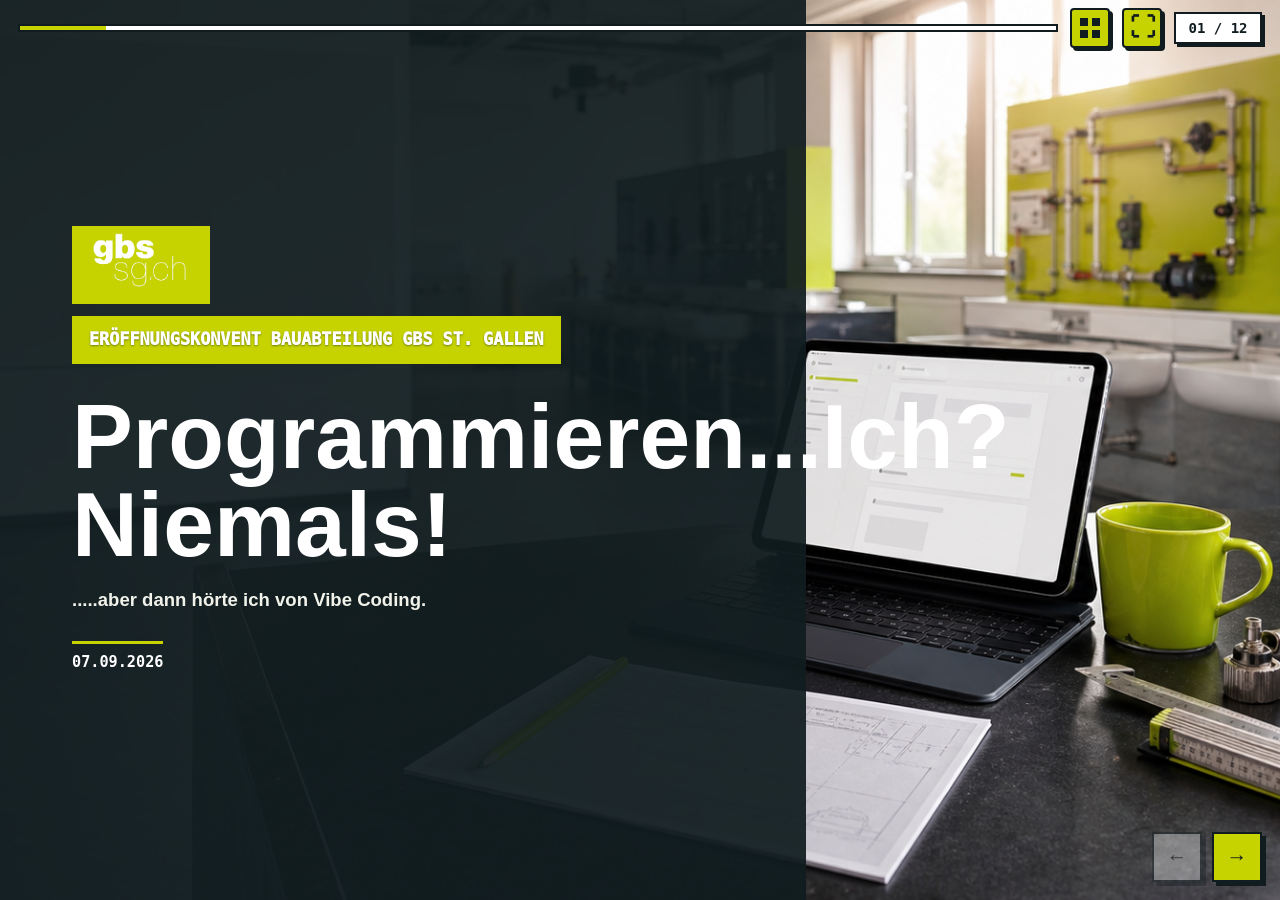
<file: index.html>
<!doctype html>
<html lang="de-CH">
<head>
  <meta charset="utf-8">
  <meta name="viewport" content="width=device-width, initial-scale=1, viewport-fit=cover">
  <meta name="theme-color" content="#C6D300">
  <meta name="description" content="Vibecoding im Unterricht: eine interaktive Kurzpräsentation für Lehrpersonen der GBS St. Gallen.">
  <title>Vibecoding im Unterricht</title>
  <link rel="manifest" href="manifest.json?v=4.4.2">
  <link rel="icon" href="icons/icon-192.svg" type="image/svg+xml">
  <link rel="apple-touch-icon" href="icons/icon-180.png">
  <link rel="stylesheet" href="style.css?v=4.4.2">
</head>
<body class="deck-page">
  <a class="skip-link" href="#deck">Zum Inhalt springen</a>
  <header class="deck-top" aria-label="Präsentationssteuerung">
    <div class="progress" aria-hidden="true"><span id="progress-bar"></span></div>
    <button class="icon-btn grid-icon" id="overview-open" type="button" aria-label="Folienübersicht öffnen" title="Folienübersicht öffnen"><span></span><span></span><span></span><span></span></button>
    <button class="icon-btn fullscreen-icon" id="fullscreen-toggle" type="button" aria-label="Vollbildmodus einschalten" title="Vollbildmodus einschalten">⛶</button>
    <div class="counter" id="counter">01 / 12</div>
  </header>

  <main id="deck" class="deck" tabindex="-1">
    <section class="slide title-slide" data-title="Unterrichtsproblem">
      <div class="title-photo" role="img" aria-label="Berufsfachschul-Werkstatt mit digitalem Unterrichtswerkzeug"></div>
      <div class="title-veil" aria-hidden="true"></div>
      <div class="title-copy">
        <img class="title-gbs-logo" src="images/gbs-logo-lime.jpg" alt="GBS St. Gallen">
        <p class="title-event-bar">Eröffnungskonvent Bauabteilung GBS St. Gallen</p>
        <h1>Programmieren...Ich? Niemals!</h1>
        <p class="title-whisper">.....aber dann hörte ich von Vibe Coding.</p>
        <p class="title-date">07.09.2026</p>
      </div>
    </section>

    <section class="slide" data-title="Wunsch und Idee">
      <p class="eyebrow">Der Anfang</p>
      <h2>Ein Wunsch. Eine Idee. Aber kein passendes Tool.</h2>
      <div class="wish-flow" aria-label="Von der Idee über Prompts zur verbesserten Lösung">
        <article><span>1</span><strong>Wunsch / Idee</strong><small>Etwas soll im Unterricht einfacher werden.</small></article>
        <b class="prompt-arrow" aria-hidden="true"><span>Prompt</span><i>→</i></b>
        <article><span>2</span><strong>Erste Lösung</strong><small>Zum Beispiel zuerst lokal auf dem eigenen Computer.</small><em>localhost</em></article>
        <b class="prompt-arrow" aria-hidden="true"><span>Prompt</span><i>→</i></b>
        <article><span>3</span><strong>Verbesserung</strong><small>Ausprobieren, konkret rückmelden, weiterbauen.</small></article>
      </div>
    </section>

    <section class="slide platform-slide" data-title="So entstand die Plattform">
      <p class="eyebrow">Schritt für Schritt</p>
      <h2>So entstand eine Unterrichtsplattform für Sanitärinstallateure.</h2>
      <p class="lead">Klicke auf eine Nummer, um den Entwicklungsschritt gross zu sehen.</p>
      <div class="platform-timeline" aria-label="Entwicklung der Unterrichtsplattform">
        <button class="platform-step" data-platform="1" type="button"><span>1</span><b>Tagesprogramm</b></button>
        <button class="platform-step" data-platform="2" type="button"><span>2</span><b>Editor</b></button>
        <button class="platform-step" data-platform="3" type="button"><span>3</span><b>Hausaufgaben</b></button>
        <button class="platform-step" data-platform="4" type="button"><span>4</span><b>Fotos per QR</b></button>
        <button class="platform-step" data-platform="5" type="button"><span>5</span><b>WebApp</b></button>
        <button class="platform-step" data-platform="6" type="button"><span>6</span><b>Praxisaufträge</b></button>
        <div class="timeline-more"><span aria-hidden="true"></span><b>weitere Ideen …</b></div>
      </div>
    </section>

    <section class="slide story-slide" data-title="Bild der Woche">
      <div class="story-photo" role="img" aria-label="Von der Idee vor dem Einschlafen über ein Baustellenfoto bis zur Besprechung in der Klasse"></div>
      <div class="story-copy">
        <div class="story-title"><p class="eyebrow">Die nächste Idee</p><h2>Vor dem Einschlafen dachte ich: Warum nicht ein «Bild der Woche»?</h2></div>
        <p class="story-live-prompt" id="story-live-prompt" aria-live="polite">Wir machen einen Live-Test.</p>
      </div>
      <div class="story-labels" aria-hidden="true"><span>Idee</span><span>Praxisfoto</span><span>Besprechung</span></div>
    </section>

    <section class="slide cycle-slide" data-title="Der Vibecoding-Kreislauf">
      <p class="eyebrow">Per Sprache oder Text</p>
      <h2>Vibecoding ist ein Kreislauf.</h2>
      <div class="presentation-cycle" id="presentation-cycle" style="--deck-cycle-turn: 0deg; --deck-cycle-counter: 0deg" aria-label="Vibecoding-Kreislauf mit vier Schritten">
        <div class="presentation-cycle-track">
          <div class="cycle-ring" aria-hidden="true"></div>
          <div class="cycle-node cycle-top is-active" data-cycle="0"><span class="cycle-node-copy"><small>1</small><b>Beschreiben</b></span></div>
          <div class="cycle-node cycle-right" data-cycle="1"><span class="cycle-node-copy"><small>2</small><b>Generieren</b></span></div>
          <div class="cycle-node cycle-bottom" data-cycle="2"><span class="cycle-node-copy"><small>3</small><b>Testen</b></span></div>
          <div class="cycle-node cycle-left" data-cycle="3"><span class="cycle-node-copy"><small>4</small><b>Verbessern</b></span></div>
        </div>
        <span class="cycle-position-marker" aria-hidden="true"></span>
        <div class="cycle-core"><span class="cycle-direction" aria-hidden="true">↶</span><strong>Vibecoding</strong><p id="cycle-text">Ein Klick startet den ersten Schritt.</p></div>
        <button class="cycle-auto-button" id="cycle-auto" type="button" aria-label="Nächsten Schritt im Kreislauf zeigen" title="Nächsten Schritt zeigen"><span aria-hidden="true">▶</span><b id="cycle-auto-label">Start</b></button>
      </div>
    </section>

    <section class="slide" data-title="Was entsteht">
      <p class="eyebrow">Das Ergebnis</p>
      <h2>Vier Dateien – und plötzlich wird daraus ein Tool.</h2>
      <div class="folder-layout">
        <div class="folder-shell" aria-label="Beispiel eines Projektordners">
          <div class="folder-tab">mein-tool/</div>
          <button class="file-row" data-file="index" type="button"><code>index.html</code><span>Inhalt</span></button>
          <button class="file-row" data-file="css" type="button"><code>style.css</code><span>Aussehen</span></button>
          <button class="file-row" data-file="js" type="button"><code>app.js</code><span>Funktionen</span></button>
          <button class="file-row" data-file="images" type="button"><code>images/</code><span>Bilder</span></button>
        </div>
        <div class="file-live-preview" id="file-live-preview" data-file-mode="index">
          <div class="mini-browser"><span></span><span></span><span></span><div class="mini-page"><i></i><b>Mein Unterrichtstool</b><p></p><button id="mini-demo-start" type="button">Start</button><output class="mini-demo-result" id="mini-demo-result" aria-live="polite">Klick erkannt: Die Funktion läuft.</output></div></div>
          <div class="file-preview-copy"><span id="file-preview-name">index.html</span><b id="file-preview-title">Hier stehen Inhalt und Aufbau.</b><p id="file-preview-text">Überschriften, Texte, Buttons und Felder bilden den sichtbaren Rohbau.</p></div>
        </div>
      </div>
      <p class="click-hint">Klicke auf einen Dateinamen: Vorschau und Erklärung wechseln direkt rechts daneben.</p>
    </section>

    <section class="slide" data-title="Webseite veröffentlichen">
      <p class="eyebrow">Vom Ordner ins Internet</p>
      <h2>Drei einfache Wege zur eigenen Webseite.</h2>
      <div class="publish-routes">
        <article>
          <p class="route-number">01</p><h3>GitHub Pages</h3><p>Ideal für eine statische Testseite ohne PHP oder Datenbank.</p>
          <ol><li>Kostenloses Login erstellen</li><li>Dateien in ein Repository laden</li><li>Pages unter «Settings» aktivieren</li><li>Öffentlichen Link testen</li></ol>
          <a href="https://docs.github.com/en/pages/getting-started-with-github-pages/configuring-a-publishing-source-for-your-github-pages-site" target="_blank" rel="noopener">Offizielle Anleitung ↗</a>
        </article>
        <article>
          <p class="route-number">02</p><h3>Eigene Domain</h3><p>Für bestehende Webseiten, PHP, Uploads oder geschützte Bereiche.</p>
          <ol><li>Domain und Hosting buchen</li><li>Dateimanager oder FTP öffnen</li><li>Dateien in den Webordner laden</li><li>Seite und Rechte kontrollieren</li></ol>
          <a href="https://www.domains.ch/" target="_blank" rel="noopener">Beispiel domains.ch ↗</a>
        </article>
        <article>
          <p class="route-number">03</p><h3>Netlify Drop</h3><p>Für eine statische Testseite, die ohne Git-Befehle schnell online sein soll.</p>
          <ol><li>Kostenloses Login erstellen</li><li>Projektordner bereithalten</li><li>Ordner per Drag-and-drop ablegen</li><li>Erhaltenen Link öffnen und testen</li></ol>
          <a href="https://docs.netlify.com/deploy/create-deploys/#drag-and-drop" target="_blank" rel="noopener">Offizielle Anleitung ↗</a>
        </article>
      </div>
    </section>

    <section class="slide" data-title="Ideen für den Unterricht">
      <p class="eyebrow">Kleine Werkzeuge</p>
      <h2>Was könnte deinen Unterricht morgen einfacher machen?</h2>
      <div class="idea-circles">
        <span>Gruppen-<br>generator</span><span>Feedback-<br>formular</span><span>Quiz</span><span>Checkliste</span><span>H5P-<br>Lernpfad</span><span>Praxisfoto-<br>Challenge</span><span class="idea-placeholder" aria-label="Platz für eine weitere Idee">....</span><button class="idea-placeholder idea-burst-button" id="idea-burst" type="button" aria-label="Noch mehr Unterrichtsideen entdecken">....</button>
      </div>
      <div class="idea-burst-layer" id="idea-burst-layer" aria-hidden="true"></div>
    </section>

    <section class="slide" data-title="Stärken und Verantwortung">
      <p class="eyebrow">Was ich dabei gelernt habe</p>
      <h2>Aus Ideen werden Werkzeuge, die genau zu meinem Unterricht passen.</h2>
      <div class="balance-grid">
        <article class="positive"><h3>Was plötzlich möglich wird</h3><ul><li>Idee noch am selben Tag testen</li><li>Werkzeug genau an den Unterricht anpassen</li><li>Mit jeder Runde gezielt verbessern</li></ul></article>
        <article class="careful"><h3>Wo ich bewusst langsam mache</h3><ul><li>Keine vertraulichen Daten in öffentliche Tests</li><li>Links, Rollen und Uploads selbst prüfen</li><li>Funktionierenden Stand als Rückweg sichern</li></ul></article>
      </div>
      <blockquote>Ich muss nicht alles programmieren können. Ich muss mein Ziel erklären, prüfen und Verantwortung übernehmen.</blockquote>
    </section>

    <section class="slide check-slide" data-title="Zurück zu Codex">
      <p class="eyebrow">Der Live-Check</p>
      <h2>Wir schauen uns das Resultat der «Bild der Woche»-Funktion an.</h2>
      <p class="check-flow"><strong>Dateien anschauen</strong><span>→</span><strong>hochladen</strong><span>→</span><strong>testen</strong><small>oder alternativ: FTP-Anwendungen</small></p>
      <button class="ftp-info-button" id="ftp-info-button" type="button" aria-expanded="false" aria-controls="ftp-info">Was ist FTP?</button>
      <div class="ftp-info" id="ftp-info" hidden><b>FTP verbindet deinen Computer mit dem Webserver.</b><p>Damit lassen sich die geprüften Projektdateien direkt in den Webordner der Domain hochladen.</p></div>
    </section>

    <section class="slide possibility-slide possibility-quote-slide" id="possibility-quote-slide" data-title="Der grösste Vorteil" aria-label="Der grösste Vorteil. Klicken, um den zweiten Spruch zu zeigen.">
      <div class="possibility-quote-stage">
        <blockquote class="possibility-first-quote">«Mit Vibe Coding baue ich Dinge, die ich mir früher nie zugetraut hätte.»</blockquote>
        <p class="possibility-second-quote" aria-live="polite">Und das kannst auch du!</p>
        <img class="possibility-pointing-hand" src="images/pointing-hand-audience.png" alt="">
      </div>
    </section>

    <section class="slide knowledge-slide" data-title="In Ruhe vertiefen">
      <div>
        <p class="eyebrow">Zum Mitnehmen</p>
        <h2>Vibe Coding Infos</h2>
        <p class="lead">Scannen, in Ruhe durchklicken und die erste eigene Idee ausprobieren.</p>
        <p class="thank-you">Vielen Dank. Ich hoffe, ich konnte euch neugierig machen.</p>
        <div class="knowledge-actions"><a class="mega-link" href="wissen.html">Infoseite öffnen <span>→</span></a></div>
      </div>
      <button class="qr-wrap qr-enlarge-button" id="qr-enlarge" type="button" aria-label="QR-Code vergrössern" onclick="document.getElementById('qr-dialog').showModal()"><div class="qr-code"><img src="images/vibecoding-info-qr.svg?v=4.4.2" alt="QR-Code zur Vibecoding-Infoseite"></div><p id="qr-url" class="qr-url">https://ta-89.github.io/Vibecoding/wissen.html</p><span>Zum Vergrössern anklicken</span></button>
    </section>
  </main>

  <nav class="deck-actions" aria-label="Foliennavigation"><button class="nav-btn" id="prev-btn" type="button" aria-label="Vorherige Folie" title="Vorherige Folie">←</button><button class="nav-btn primary" id="next-btn" type="button" aria-label="Nächste Folie" title="Nächste Folie">→</button></nav>

  <dialog id="overview" class="overview"><form method="dialog"><div class="overview-head"><h2>Folienübersicht</h2><button class="close-btn" value="close">Schliessen</button></div><div class="overview-grid" id="overview-grid"></div></form></dialog>

  <dialog id="platform-dialog" class="platform-dialog">
    <div class="platform-gallery" id="platform-dialog-gallery" aria-label="Screenshot gross anzeigen"></div>
  </dialog>

  <dialog id="file-dialog" class="file-dialog">
    <button class="dialog-close" id="file-dialog-close" type="button" aria-label="Dateierklärung schliessen">×</button><p class="eyebrow">Diese Datei</p><h2 id="file-dialog-title"></h2><p class="file-dialog-lead" id="file-dialog-summary"></p><div class="file-dialog-body"><div><h3>Darin steckt</h3><ul id="file-dialog-list"></ul></div><div><h3>Einfach gesagt</h3><p id="file-dialog-example"></p></div></div>
  </dialog>

  <dialog id="qr-dialog" class="qr-dialog">
    <button class="dialog-close" id="qr-dialog-close" type="button" aria-label="QR-Code schliessen" onclick="this.closest('dialog').close()">×</button>
    <p>Na... neugierig?</p>
    <img src="images/vibecoding-info-qr.svg?v=4.4.2" alt="QR-Code zur Vibecoding-Infoseite">
    <h2>Vielen Dank!</h2>
    <a href="wissen.html">Vibecoding-Infoseite öffnen</a>
  </dialog>

  <script src="app.js?v=4.4.2"></script>
</body>
</html>
</file>
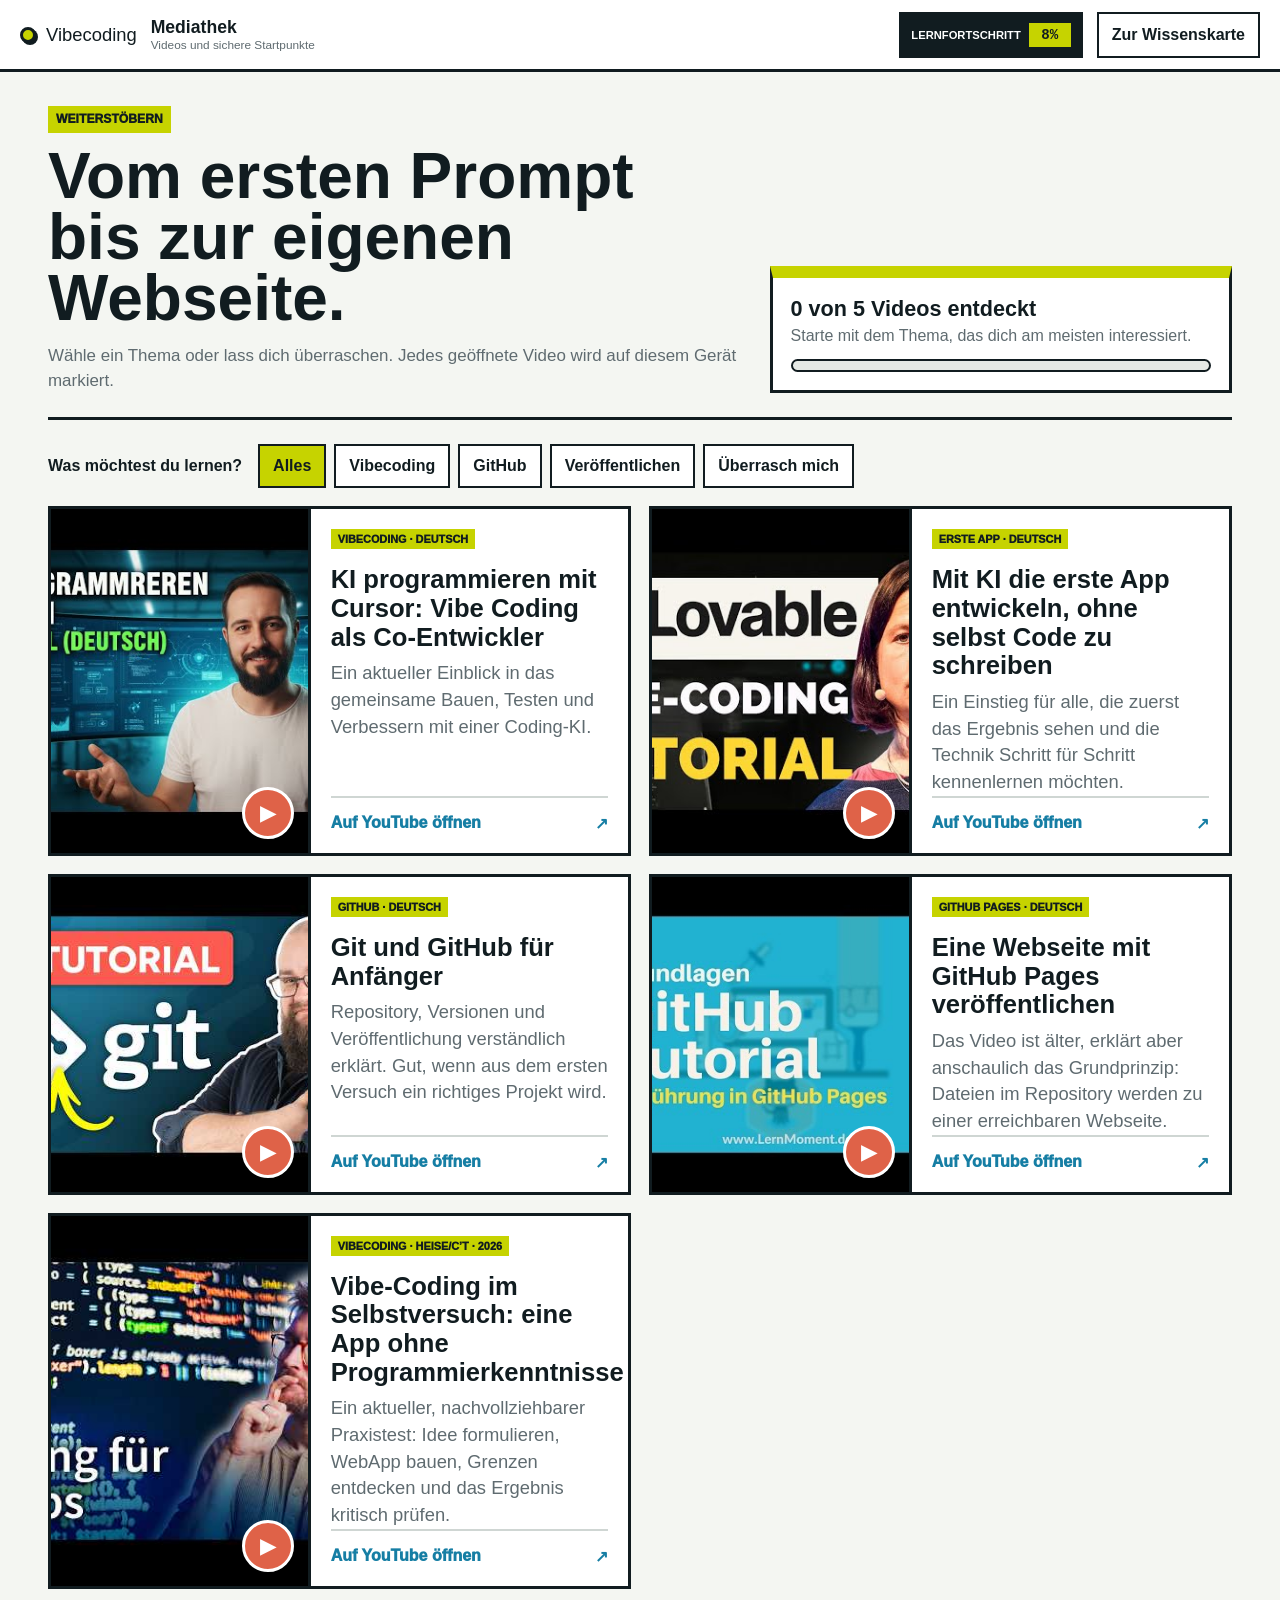
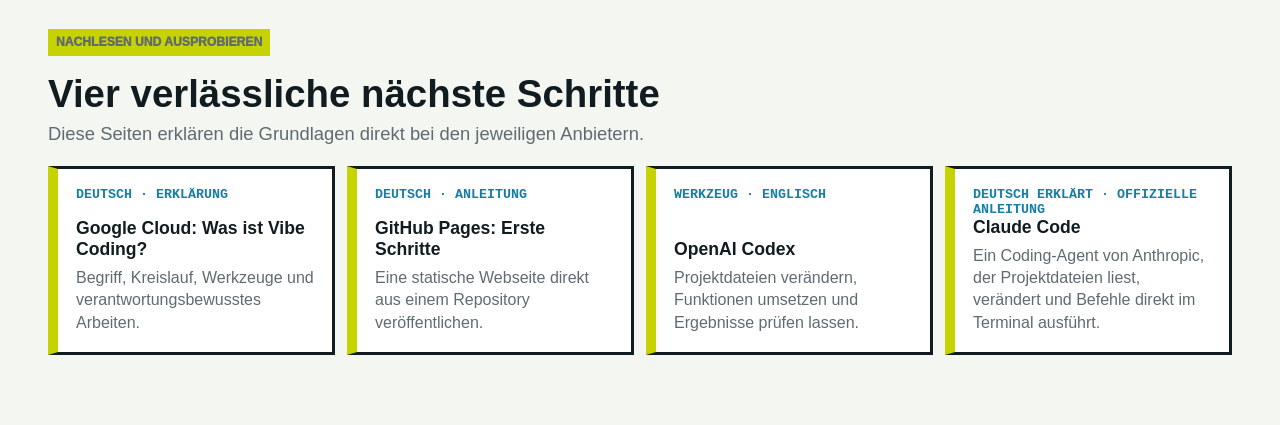
<file: mediathek.html>
<!doctype html>
<html lang="de-CH">
<head>
  <meta charset="utf-8">
  <meta name="viewport" content="width=device-width, initial-scale=1, viewport-fit=cover">
  <meta name="theme-color" content="#C6D300">
  <meta name="description" content="Deutschsprachige Videos und offizielle Anleitungen zu Vibecoding, GitHub und GitHub Pages.">
  <title>Vibecoding Mediathek</title>
  <link rel="manifest" href="manifest.json?v=4.4.2">
  <link rel="icon" href="icons/icon-192.svg" type="image/svg+xml">
  <link rel="apple-touch-icon" href="icons/icon-180.png">
  <link rel="stylesheet" href="style.css?v=4.4.2">
</head>
<body class="knowledge-page media-page">
  <a class="skip-link" href="#media-content">Zum Inhalt springen</a>

  <header class="media-header">
    <a class="knowledge-brand" href="wissen.html#uebersicht"><span aria-hidden="true"></span>Vibecoding</a>
    <div class="media-header-title"><b>Mediathek</b><span>Videos und sichere Startpunkte</span></div>
    <div class="learning-progress-control">
      <button class="learning-progress-button" id="learning-progress-button" type="button" aria-expanded="false" aria-controls="learning-progress-popover"><span>Lernfortschritt</span><b id="learning-progress-percent">0%</b></button>
      <div class="learning-progress-popover" id="learning-progress-popover" hidden><b>Lernfortschritt</b><span id="learning-progress-summary">Die Lernreise beginnt bei 0 %.</span></div>
    </div>
    <a class="media-back" href="wissen.html#uebersicht">Zur Wissenskarte</a>
  </header>

  <main class="media-main" id="media-content">
    <section class="media-intro" aria-labelledby="media-title">
      <div>
        <p class="journey-kicker">Weiterstöbern</p>
        <h1 id="media-title">Vom ersten Prompt bis zur eigenen Webseite.</h1>
        <p>Wähle ein Thema oder lass dich überraschen. Jedes geöffnete Video wird auf diesem Gerät markiert.</p>
      </div>
      <div class="media-progress-card" aria-live="polite">
        <b id="media-progress-title">0 von 5 Videos entdeckt</b>
        <span id="media-progress-copy">Starte mit dem Thema, das dich am meisten interessiert.</span>
        <div class="media-meter" aria-hidden="true"><span id="media-progress-bar"></span></div>
      </div>
    </section>

    <nav class="media-controls" aria-label="Videos filtern">
      <b>Was möchtest du lernen?</b>
      <button class="media-filter is-active" type="button" data-filter="all" aria-pressed="true">Alles</button>
      <button class="media-filter" type="button" data-filter="vibe" aria-pressed="false">Vibecoding</button>
      <button class="media-filter" type="button" data-filter="github" aria-pressed="false">GitHub</button>
      <button class="media-filter" type="button" data-filter="publish" aria-pressed="false">Veröffentlichen</button>
      <button class="media-filter surprise-button" id="surprise-video" type="button">Überrasch mich</button>
    </nav>

    <section class="video-grid" id="video-grid" aria-label="Deutschsprachige Lernvideos">
      <a class="video-card" data-video="IMseojNtxkk" data-topic="vibe" href="https://www.youtube.com/watch?v=IMseojNtxkk" target="_blank" rel="noopener">
        <div class="video-thumb"><img src="images/videos/vibecoding-cursor.jpg" alt="Vorschaubild des Videos über Vibe Coding mit Cursor"><span class="video-play" aria-hidden="true">▶</span></div>
        <div class="video-copy"><span class="video-topic">Vibecoding · Deutsch</span><h2>KI programmieren mit Cursor: Vibe Coding als Co-Entwickler</h2><p>Ein aktueller Einblick in das gemeinsame Bauen, Testen und Verbessern mit einer Coding-KI.</p><span class="video-status"><span class="video-status-text">Auf YouTube öffnen</span><span aria-hidden="true">↗</span></span></div>
      </a>

      <a class="video-card" data-video="yMxw_5gCpaw" data-topic="vibe" href="https://www.youtube.com/watch?v=yMxw_5gCpaw" target="_blank" rel="noopener">
        <div class="video-thumb"><img src="images/videos/vibecoding-erste-app.jpg" alt="Vorschaubild des Tutorials zur ersten App ohne Code"><span class="video-play" aria-hidden="true">▶</span></div>
        <div class="video-copy"><span class="video-topic">Erste App · Deutsch</span><h2>Mit KI die erste App entwickeln, ohne selbst Code zu schreiben</h2><p>Ein Einstieg für alle, die zuerst das Ergebnis sehen und die Technik Schritt für Schritt kennenlernen möchten.</p><span class="video-status"><span class="video-status-text">Auf YouTube öffnen</span><span aria-hidden="true">↗</span></span></div>
      </a>

      <a class="video-card" data-video="a0_AcknhqDY" data-topic="github" href="https://www.youtube.com/watch?v=a0_AcknhqDY" target="_blank" rel="noopener">
        <div class="video-thumb"><img src="images/videos/github-anfaenger.jpg" alt="Vorschaubild des Git- und GitHub-Tutorials für Anfänger"><span class="video-play" aria-hidden="true">▶</span></div>
        <div class="video-copy"><span class="video-topic">GitHub · Deutsch</span><h2>Git und GitHub für Anfänger</h2><p>Repository, Versionen und Veröffentlichung verständlich erklärt. Gut, wenn aus dem ersten Versuch ein richtiges Projekt wird.</p><span class="video-status"><span class="video-status-text">Auf YouTube öffnen</span><span aria-hidden="true">↗</span></span></div>
      </a>

      <a class="video-card" data-video="TvJXACCwkC8" data-topic="github publish" href="https://www.youtube.com/watch?v=TvJXACCwkC8" target="_blank" rel="noopener">
        <div class="video-thumb"><img src="images/videos/github-pages.jpg" alt="Vorschaubild der Einführung in GitHub Pages"><span class="video-play" aria-hidden="true">▶</span></div>
        <div class="video-copy"><span class="video-topic">GitHub Pages · Deutsch</span><h2>Eine Webseite mit GitHub Pages veröffentlichen</h2><p>Das Video ist älter, erklärt aber anschaulich das Grundprinzip: Dateien im Repository werden zu einer erreichbaren Webseite.</p><span class="video-status"><span class="video-status-text">Auf YouTube öffnen</span><span aria-hidden="true">↗</span></span></div>
      </a>

      <a class="video-card" data-video="JghqVWAgHKs" data-topic="vibe" href="https://www.youtube.com/watch?v=JghqVWAgHKs" target="_blank" rel="noopener">
        <div class="video-thumb"><img src="images/videos/vibecoding-heise-2026.jpg" alt="Vorschaubild des aktuellen Vibe-Coding-Selbstversuchs von heise und c’t"><span class="video-play" aria-hidden="true">▶</span></div>
        <div class="video-copy"><span class="video-topic">Vibecoding · heise/c’t · 2026</span><h2>Vibe-Coding im Selbstversuch: eine App ohne Programmierkenntnisse</h2><p>Ein aktueller, nachvollziehbarer Praxistest: Idee formulieren, WebApp bauen, Grenzen entdecken und das Ergebnis kritisch prüfen.</p><span class="video-status"><span class="video-status-text">Auf YouTube öffnen</span><span aria-hidden="true">↗</span></span></div>
      </a>
    </section>

    <section class="resource-section" aria-labelledby="resource-title">
      <p class="journey-kicker">Nachlesen und ausprobieren</p>
      <h2 id="resource-title">Vier verlässliche nächste Schritte</h2>
      <p>Diese Seiten erklären die Grundlagen direkt bei den jeweiligen Anbietern.</p>
      <div class="resource-grid">
        <a class="resource-card" data-resource="google-vibe" href="https://cloud.google.com/discover/what-is-vibe-coding?hl=de" target="_blank" rel="noopener"><small>Deutsch · Erklärung</small><b>Google Cloud: Was ist Vibe Coding?</b><span>Begriff, Kreislauf, Werkzeuge und verantwortungsbewusstes Arbeiten.</span></a>
        <a class="resource-card" data-resource="github-pages" href="https://docs.github.com/de/pages/getting-started-with-github-pages" target="_blank" rel="noopener"><small>Deutsch · Anleitung</small><b>GitHub Pages: Erste Schritte</b><span>Eine statische Webseite direkt aus einem Repository veröffentlichen.</span></a>
        <a class="resource-card" data-resource="openai-codex" href="https://openai.com/codex/" target="_blank" rel="noopener"><small>Werkzeug · Englisch</small><b>OpenAI Codex</b><span>Projektdateien verändern, Funktionen umsetzen und Ergebnisse prüfen lassen.</span></a>
        <a class="resource-card" data-resource="claude-code" href="https://docs.anthropic.com/en/docs/claude-code/getting-started" target="_blank" rel="noopener"><small>Deutsch erklärt · offizielle Anleitung</small><b>Claude Code</b><span>Ein Coding-Agent von Anthropic, der Projektdateien liest, verändert und Befehle direkt im Terminal ausführt.</span></a>
      </div>
    </section>
  </main>

  <div class="discovery-toast" id="discovery-toast" role="status" aria-live="polite" hidden></div>
  <script src="mediathek.js?v=4.4.2"></script>
</body>
</html>
</file>
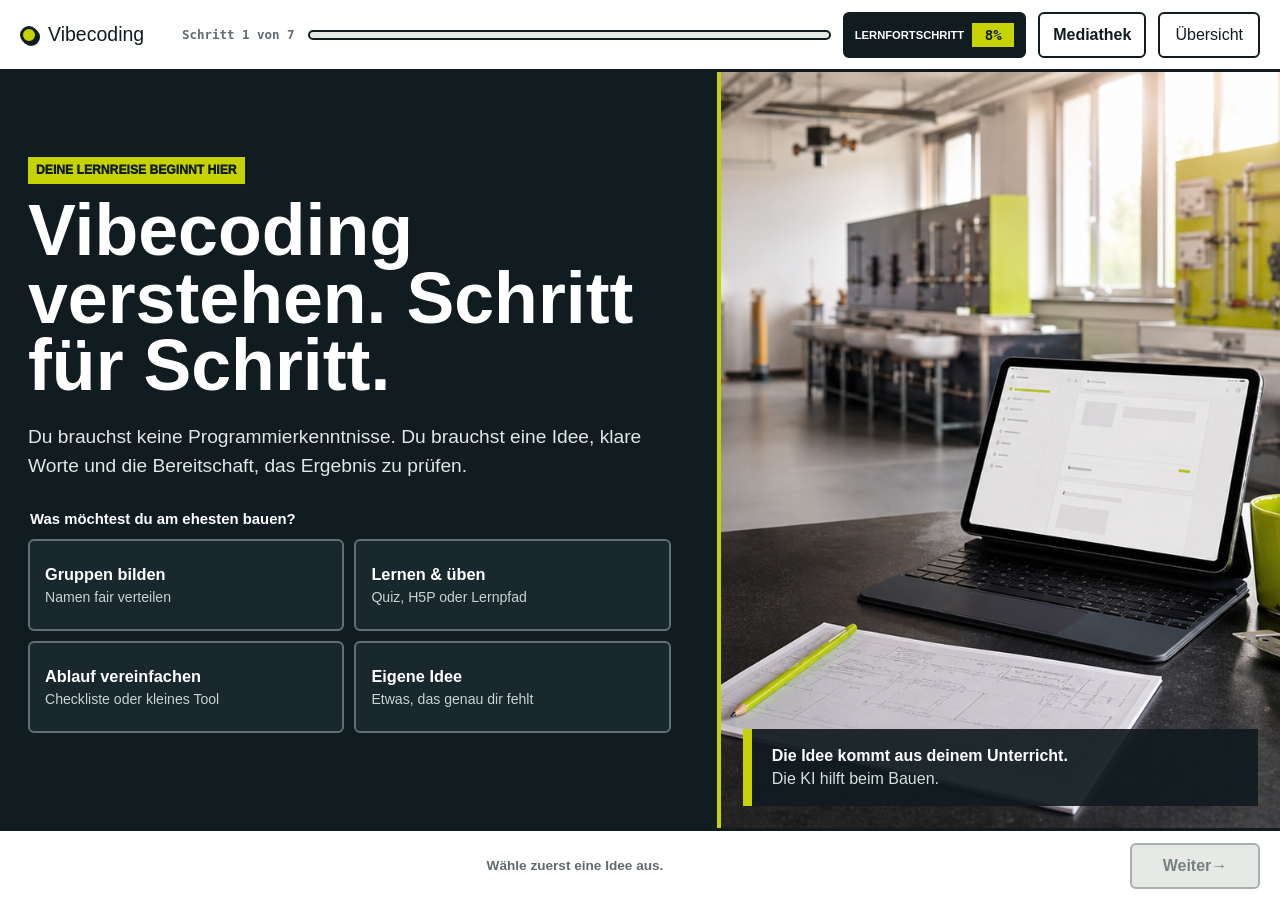
<file: wissen.html>
<!doctype html>
<html lang="de-CH">
<head>
  <meta charset="utf-8">
  <meta name="viewport" content="width=device-width, initial-scale=1, viewport-fit=cover">
  <meta name="theme-color" content="#C6D300">
  <meta name="description" content="Vibecoding als geführte Lernreise: verstehen, ausprobieren, prüfen und eine eigene Idee starten.">
  <title>Vibecoding Schritt für Schritt</title>
  <link rel="manifest" href="manifest.json?v=4.4.2">
  <link rel="icon" href="icons/icon-192.svg" type="image/svg+xml">
  <link rel="apple-touch-icon" href="icons/icon-180.png">
  <link rel="stylesheet" href="style.css?v=4.4.2">
</head>
<body class="knowledge-page journey-page">
  <a class="skip-link" href="#journey-stage">Zum Inhalt springen</a>

  <header class="knowledge-header journey-header">
    <a class="knowledge-brand" href="#schritt-1" data-go-step="1"><span aria-hidden="true"></span>Vibecoding</a>
    <div class="journey-status" aria-live="polite">
      <span id="journey-step-label">Schritt 1 von 7</span>
      <div class="journey-progress" aria-hidden="true"><span id="journey-progress-bar"></span></div>
    </div>
    <div class="learning-progress-control">
      <button class="learning-progress-button" id="learning-progress-button" type="button" aria-expanded="false" aria-controls="learning-progress-popover"><span>Lernfortschritt</span><b id="learning-progress-percent">0%</b></button>
      <div class="learning-progress-popover" id="learning-progress-popover" hidden><b>Lernfortschritt</b><span id="learning-progress-summary">Die Lernreise beginnt bei 0 %.</span></div>
    </div>
    <a class="media-button" href="mediathek.html">Mediathek</a>
    <button class="overview-button" type="button" data-go-step="8" title="Alle Themen öffnen">Übersicht</button>
  </header>

  <main class="journey-stage" id="journey-stage">
    <section class="journey-step journey-intro is-active" data-step="1" aria-labelledby="step-1-title">
      <div class="journey-intro-copy">
        <p class="journey-kicker">Deine Lernreise beginnt hier</p>
        <h1 id="step-1-title">Vibecoding verstehen. Schritt für Schritt.</h1>
        <p class="journey-lead">Du brauchst keine Programmierkenntnisse. Du brauchst eine Idee, klare Worte und die Bereitschaft, das Ergebnis zu prüfen.</p>
        <fieldset class="choice-field">
          <legend>Was möchtest du am ehesten bauen?</legend>
          <div class="choice-grid choice-grid-project">
            <button type="button" class="choice-card" data-choice="project" data-value="gruppen"><b>Gruppen bilden</b><span>Namen fair verteilen</span></button>
            <button type="button" class="choice-card" data-choice="project" data-value="quiz"><b>Lernen & üben</b><span>Quiz, H5P oder Lernpfad</span></button>
            <button type="button" class="choice-card" data-choice="project" data-value="checkliste"><b>Ablauf vereinfachen</b><span>Checkliste oder kleines Tool</span></button>
            <button type="button" class="choice-card" data-choice="project" data-value="eigene"><b>Eigene Idee</b><span>Etwas, das genau dir fehlt</span></button>
          </div>
        </fieldset>
      </div>
      <figure class="journey-intro-visual">
        <img src="images/hero-workshop.png" alt="Werkstatt mit Tablet, Bauplan und Werkzeug">
        <figcaption><b>Die Idee kommt aus deinem Unterricht.</b><span>Die KI hilft beim Bauen.</span></figcaption>
      </figure>
    </section>

    <section class="journey-step" data-step="2" aria-labelledby="step-2-title" hidden>
      <div class="journey-shell compact-shell">
        <p class="journey-kicker">Was ist Vibecoding?</p>
        <h2 id="step-2-title">Du erklärst das Ziel. Die KI baut eine erste Version.</h2>
        <div class="explain-stage" aria-label="Vibecoding einfach erklärt">
          <div class="speech-panel human-panel"><span class="panel-label">Du</span><p id="idea-speech">«Ich brauche einen Gruppengenerator, der auf dem Handy funktioniert.»</p></div>
          <span class="explain-arrow" aria-hidden="true">→</span>
          <div class="speech-panel ai-panel"><span class="panel-label">Coding-KI</span><p id="idea-ai-action">Erstellt Dateien, verbindet Funktionen und zeigt dir eine erste nutzbare Version.</p></div>
          <span class="explain-arrow" aria-hidden="true">→</span>
          <div class="speech-panel result-panel"><span class="panel-label">Du wieder</span><p id="idea-result-action">Öffnest, klickst, prüfst und sagst konkret, was besser werden soll.</p></div>
        </div>
        <div class="simple-definition">
          <b>Ganz einfach:</b>
          <p>Vibecoding bedeutet: Du beschreibst Software in normaler Sprache. Eine KI erzeugt den Code. Gemeinsam verbessert ihr das Ergebnis in mehreren Runden.</p>
          <details><summary>Etwas genauer erklärt</summary><p>Der Begriff wurde 2025 von Andrej Karpathy geprägt. Heute wird er für eine Arbeitsweise verwendet, bei der eine KI viel Code erzeugt und der Mensch vor allem Ziel, Kontext, Entscheidungen und Prüfung übernimmt.</p><a href="https://www.ibm.com/think/topics/vibe-coding" target="_blank" rel="noopener">Quelle: IBM ↗</a></details>
        </div>
      </div>
    </section>

    <section class="journey-step" data-step="3" aria-labelledby="step-3-title" hidden>
      <div class="journey-shell">
        <p class="journey-kicker">Der wichtigste Ablauf</p>
        <h2 id="step-3-title">Vibecoding ist ein Kreislauf, kein Zauberknopf.</h2>
        <p class="journey-lead">Tippe die vier Stationen an. Nach jeder Runde wird die Lösung passender.</p>
        <div class="orbit-layout">
          <div class="cycle-orbit" id="cycle-orbit" style="--orbit-turn: 0deg; --orbit-counter-turn: 0deg">
            <div class="orbit-track" id="orbit-track">
              <button type="button" class="cycle-stop orbit-top" data-cycle="0"><span class="orbit-node-content"><small>01</small><b>Beschreiben</b></span></button>
              <button type="button" class="cycle-stop orbit-right" data-cycle="1"><span class="orbit-node-content"><small>02</small><b>Bauen</b></span></button>
              <button type="button" class="cycle-stop orbit-bottom" data-cycle="2"><span class="orbit-node-content"><small>03</small><b>Testen</b></span></button>
              <button type="button" class="cycle-stop orbit-left" data-cycle="3"><span class="orbit-node-content"><small>04</small><b>Verbessern</b></span></button>
            </div>
            <button class="orbit-core" id="cycle-spin" type="button"><i aria-hidden="true">↻</i><b>Nächste Station</b><span id="cycle-count">0 von 4 entdeckt</span></button>
          </div>
          <div class="cycle-feedback" id="cycle-feedback" aria-live="polite"><span class="panel-label">Drehrichtung</span><b>01 → 02 → 03 → 04</b><p>Tippe auf «Nächste Station» oder direkt auf einen Kreis. Die Erklärung öffnet sich gross über dem Kreislauf.</p></div>
        </div>
      </div>
    </section>

    <section class="journey-step" data-step="4" aria-labelledby="step-4-title" hidden>
      <div class="journey-shell prompt-workshop">
        <div>
          <p class="journey-kicker">Prompt-Werkstatt</p>
          <h2 id="step-4-title">Baue deinen ersten klaren Auftrag.</h2>
          <p class="journey-lead">Ein Prompt ist einfach dein Auftrag an die KI. Drei Entscheidungen reichen für einen guten Start.</p>
          <fieldset class="choice-field compact-choices"><legend>Wer nutzt das Werkzeug?</legend><div class="segmented-choice" data-choice-group="audience"><button type="button" data-choice="audience" data-value="lernende">Lernende</button><button type="button" data-choice="audience" data-value="lehrperson">Lehrperson</button><button type="button" data-choice="audience" data-value="beide">Beide</button></div></fieldset>
          <fieldset class="choice-field compact-choices"><legend>Wo soll es funktionieren?</legend><div class="segmented-choice" data-choice-group="device"><button type="button" data-choice="device" data-value="handy">Handy</button><button type="button" data-choice="device" data-value="computer">Computer</button><button type="button" data-choice="device" data-value="beides">Auf beidem</button></div></fieldset>
          <label class="rule-input">Was ist besonders wichtig?<input id="prompt-rule" type="text" maxlength="120" placeholder="z. B. Keine Namen dauerhaft speichern"><span id="prompt-live-status">Deine Eingabe erscheint sofort rechts im Prompt.</span></label>
        </div>
        <div class="generated-prompt"><span class="panel-label">Dein Start-Prompt</span><pre id="generated-prompt-text"></pre><button class="copy-btn journey-copy" id="knowledge-copy-prompt" type="button">Prompt kopieren</button></div>
      </div>
    </section>

    <section class="journey-step" data-step="5" aria-labelledby="step-5-title" hidden>
      <div class="journey-shell">
        <p class="journey-kicker">Echte Beispiele</p>
        <h2 id="step-5-title">Vier Menschen, vier konkrete Probleme, vier echte Werkzeuge.</h2>
        <p class="journey-lead">Öffne ein Beispiel. Die Zahlen stammen aus veröffentlichten Fallstudien der jeweiligen Plattformanbieter und sind keine Erfolgsgarantie.</p>
        <div class="example-grid">
          <button type="button" class="example-card example-education" data-detail="example-nursa"><span>Bildung</span><strong>1 Wochenende</strong><b>Nursa Study</b><small>Ein Portal für Pflegeschulen beginnt als kleiner, funktionierender Test.</small><em>Geschichte öffnen</em></button>
          <button type="button" class="example-card example-construction" data-detail="example-helix"><span>Bau</span><strong>500'000 Abläufe</strong><b>Helix Electric</b><small>Eine Baufirma baut Werkzeuge für Lücken, die Standardsoftware offenlässt.</small><em>Geschichte öffnen</em></button>
          <button type="button" class="example-card example-health" data-detail="example-health"><span>Gesundheit</span><strong>4 Tage</strong><b>My Doctor</b><small>Ein Arzt ohne Programmiererfahrung übersetzt sein Fachwissen in eine Plattform.</small><em>Geschichte öffnen</em></button>
          <button type="button" class="example-card example-events" data-detail="example-saastr"><span>Organisation</span><strong>7 Werkzeuge</strong><b>SaaStr Tools</b><small>Mehrere kleine Anwendungen lösen konkrete Aufgaben besser als ein Riesensystem.</small><em>Geschichte öffnen</em></button>
        </div>
        <div class="example-lesson"><b>Was alle Beispiele gemeinsam haben:</b><span>Sie lösen ein konkretes Problem für eine klar beschriebene Gruppe. Genau damit solltest du ebenfalls beginnen.</span></div>
      </div>
    </section>

    <section class="journey-step" data-step="6" aria-labelledby="step-6-title" hidden>
      <div class="journey-shell quiz-shell">
        <p class="journey-kicker">Der Sicherheitscheck</p>
        <h2 id="step-6-title">Schnell bauen heisst trotzdem: denken, prüfen, schützen.</h2>
        <p class="journey-lead">Entscheide bei jeder Situation. Du erhältst sofort eine Erklärung.</p>
        <div class="safety-quiz" id="safety-quiz">
          <article data-question="data"><b>1. Darf ich Noten und Lernendendaten in einen öffentlichen Test laden?</b><div><button type="button" data-answer="yes">Ja</button><button type="button" data-answer="no">Nein</button></div><p aria-live="polite"></p></article>
          <article data-question="backup"><b>2. Soll ich vor grossen Änderungen eine funktionierende Version sichern?</b><div><button type="button" data-answer="yes">Ja</button><button type="button" data-answer="no">Nein</button></div><p aria-live="polite"></p></article>
          <article data-question="test"><b>3. Muss ich Links, Eingaben, Uploads und Löschen selbst testen?</b><div><button type="button" data-answer="yes">Ja</button><button type="button" data-answer="no">Nein</button></div><p aria-live="polite"></p></article>
        </div>
        <a class="source-link" href="https://docs.github.com/en/copilot/responsible-use/agents" target="_blank" rel="noopener">Warum Prüfen wichtig bleibt: GitHub-Dokumentation ↗</a>
      </div>
    </section>

    <section class="journey-step" data-step="7" aria-labelledby="step-7-title" hidden>
      <div class="journey-shell route-shell">
        <p class="journey-kicker">Dein persönlicher Start</p>
        <h2 id="step-7-title">Deine erste kleine Version ist nur einen Prompt entfernt.</h2>
        <p class="journey-lead">Du musst weder Code kennen noch alles im Voraus planen. Kopiere den Auftrag, warte auf die erste Version und klicke dich durch. Die nächste Verbesserung darf winzig sein.</p>
        <div class="route-result">
          <div class="route-summary"><span class="panel-label">Deine Auswahl</span><h3 id="route-project-title">Gruppengenerator</h3><p id="route-project-description">Ein überschaubares Werkzeug, das Namen fair verteilt.</p><dl><div><dt>Nutzende</dt><dd id="route-audience">Lernende</dd></div><div><dt>Gerät</dt><dd id="route-device">Handy</dd></div><div><dt>Guter erster Test</dt><dd id="route-test">Mit fünf Fantasienamen ausprobieren</dd></div></dl></div>
          <div class="route-actions"><b>So einfach beginnt es:</b><ol><li>Prompt kopieren und in ein Coding-Werkzeug einsetzen.</li><li>Auf die erste Vorschau warten und alles einmal anklicken.</li><li>Sagen: «Ändere bitte genau diesen einen Punkt.»</li></ol><p class="route-courage">Mehr braucht es für den ersten Versuch nicht.</p><button type="button" id="route-copy-prompt">Meinen Prompt kopieren</button><button type="button" class="secondary-button" data-go-step="8">Alle Themen öffnen</button></div>
        </div>
      </div>
    </section>

    <section class="journey-step journey-hub" data-step="8" aria-labelledby="step-8-title" hidden>
      <div class="journey-shell hub-shell">
        <div class="hub-heading"><div><p class="journey-kicker">Alles auf einen Blick</p><h2 id="step-8-title">Deine Vibecoding-Wissenskarte</h2><p>Tippe auf ein Thema. Hier kannst du jederzeit nachschauen, ausprobieren und weiterlernen.</p></div><button type="button" class="secondary-button" data-reset-journey>Lernreise neu starten</button></div>
        <div class="hub-grid">
          <button type="button" class="hub-card" data-detail="hub-definition"><span>01</span><b>Was ist Vibecoding?</b><small>Definition und Ursprung</small></button>
          <button type="button" class="hub-card" data-detail="hub-cycle"><span>02</span><b>Der Kreislauf</b><small>Beschreiben, bauen, testen, verbessern</small></button>
          <button type="button" class="hub-card" data-detail="hub-prompt"><span>03</span><b>Gute Prompts</b><small>Eine einfache Formel mit Beispiel</small></button>
          <button type="button" class="hub-card" data-detail="hub-ideas"><span>04</span><b>Ideen für den Unterricht</b><small>Von Quiz bis Fotodokumentation</small></button>
          <button type="button" class="hub-card" data-detail="hub-tools"><span>05</span><b>Werkzeuge</b><small>Codex, Copilot, AI Studio und weitere</small></button>
          <button type="button" class="hub-card" data-detail="hub-publish"><span>06</span><b>Online stellen</b><small>GitHub Pages und Webserver</small></button>
          <button type="button" class="hub-card" data-detail="hub-safety"><span>07</span><b>Sicher arbeiten</b><small>Daten, Tests und Backups</small></button>
          <button type="button" class="hub-card" data-detail="hub-examples"><span>08</span><b>Echte Beispiele</b><small>Vier veröffentlichte Fallstudien</small></button>
          <button type="button" class="hub-card" data-detail="hub-glossary"><span>09</span><b>Wörterbuch</b><small>Prompt, Code, Repository und PWA</small></button>
          <button type="button" class="hub-card" data-detail="hub-sources"><span>10</span><b>Quellen</b><small>Offizielle Seiten und Methodik</small></button>
          <a class="hub-card hub-card-media" href="mediathek.html" data-progress-card="mediathek"><span>11 · ▶ Videos</span><b>Video-Mediathek</b><small>Deutsche Erklärvideos mit Vorschaubildern ansehen</small></a>
          <a class="hub-card" href="index.html#1" data-progress-card="presentation"><span>12</span><b>Präsentation</b><small>Den 10-Minuten-Vortrag öffnen</small></a>
        </div>
      </div>
    </section>
  </main>

  <nav class="journey-nav" aria-label="Lernreise steuern"><button id="journey-back" type="button" aria-label="Vorheriger Schritt">← <span>Zurück</span></button><span id="journey-nav-hint">Wähle zuerst eine Idee aus.</span><button id="journey-next" type="button"><span>Weiter</span> →</button></nav>

  <dialog class="detail-dialog" id="detail-dialog"><button class="dialog-close" id="detail-dialog-close" type="button" aria-label="Fenster schliessen">×</button><div id="detail-dialog-content"></div></dialog>

  <dialog class="cycle-dialog" id="cycle-dialog">
    <button class="dialog-close" id="cycle-dialog-close" type="button" aria-label="Kreislauf-Erklärung schliessen">×</button>
    <button class="cycle-dialog-nav cycle-dialog-prev" id="cycle-dialog-prev" type="button" aria-label="Vorherige Station">←</button>
    <div class="cycle-dialog-circle"><span id="cycle-dialog-number">01</span><b id="cycle-dialog-title">Beschreiben</b><p id="cycle-dialog-text"></p><small id="cycle-dialog-progress">1 von 4</small></div>
    <button class="cycle-dialog-nav cycle-dialog-next" id="cycle-dialog-next" type="button" aria-label="Nächste Station">→</button>
  </dialog>

  <dialog class="install-dialog first-visit-dialog" id="install-dialog">
    <button class="dialog-close" id="install-dialog-close" type="button" aria-label="Hinweis schliessen">×</button>
    <p class="journey-kicker">Ein Hinweis beim ersten Besuch</p>
    <h2 id="install-dialog-title">Diese Lernreise kann wie eine App geöffnet werden.</h2>
    <p id="install-dialog-intro">Du kannst sie einmal auf deinem Home-Bildschirm speichern. Danach erscheint dieser Hinweis nicht mehr.</p>
    <div class="install-steps" id="install-dialog-steps"></div>
    <div class="dialog-actions"><button class="native-install" id="native-install" type="button" hidden>Jetzt installieren</button><button class="secondary-button" id="install-dialog-confirm" type="button">Verstanden</button></div>
  </dialog>

  <div class="discovery-toast" id="discovery-toast" role="status" aria-live="polite" hidden></div>

  <script src="wissen.js?v=4.4.2"></script>
</body>
</html>
</file>
<file: style.css>
:root {
  --paper: #f7f8f4;
  --ink: #111c20;
  --muted: #5f6b70;
  --lime: #c6d300;
  --lime-soft: #f2f5c8;
  --blue: #167ea4;
  --blue-soft: #dbeef4;
  --coral: #df6248;
  --coral-soft: #f7ddd6;
  --panel: #ffffff;
  --line: #cfd6d3;
  --border: 3px solid var(--ink);
  --shadow: 6px 6px 0 var(--ink);
  --radius: 6px;
  --display: "Arial Black", "Helvetica Neue", Arial, sans-serif;
  --body: "Segoe UI", Arial, sans-serif;
  --mono: "Cascadia Mono", Consolas, monospace;
}

* { box-sizing: border-box; }
html { min-height: 100%; scroll-behavior: smooth; }
body {
  min-height: 100%;
  margin: 0;
  background: var(--paper);
  color: var(--ink);
  font-family: var(--body);
  letter-spacing: 0;
}
body.deck-page { overflow: hidden; }
button, textarea { font: inherit; }
button, a { -webkit-tap-highlight-color: transparent; }
a { color: inherit; text-decoration-thickness: 2px; text-underline-offset: 4px; }
:focus-visible { outline: 4px solid var(--blue); outline-offset: 4px; }

.skip-link {
  position: fixed;
  z-index: 100;
  top: 12px;
  left: 12px;
  transform: translateY(-180%);
  padding: 10px 14px;
  border: var(--border);
  background: var(--lime);
  font-weight: 800;
}
.skip-link:focus { transform: translateY(0); }

/* Präsentationssteuerung */
.deck-top {
  position: fixed;
  z-index: 40;
  top: 0;
  right: 0;
  left: 0;
  display: grid;
  grid-template-columns: 1fr auto auto auto;
  align-items: center;
  gap: 12px;
  height: 50px;
  padding: 8px 18px;
  pointer-events: none;
}
.progress { height: 8px; overflow: hidden; border: 2px solid var(--ink); background: var(--panel); }
.progress span { display: block; width: 0; height: 100%; background: var(--lime); transition: width 180ms ease; }
.counter {
  min-width: 88px;
  padding: 6px 10px;
  border: 2px solid var(--ink);
  background: var(--panel);
  box-shadow: 3px 3px 0 var(--ink);
  font-family: var(--mono);
  font-size: .875rem;
  font-weight: 800;
  text-align: center;
}
.icon-btn {
  pointer-events: auto;
  width: 40px;
  height: 40px;
  border: 2px solid var(--ink);
  border-radius: 4px;
  background: var(--lime);
  box-shadow: 3px 3px 0 var(--ink);
  color: var(--ink);
  cursor: pointer;
}
.grid-icon { display: grid; grid-template-columns: repeat(2, 8px); place-content: center; gap: 4px; }
.grid-icon span { width: 8px; height: 8px; background: var(--ink); }
.fullscreen-icon { display: grid; place-items: center; font-family: Arial, sans-serif; font-size: 1.6rem; font-weight: 900; line-height: 1; }

.deck { position: relative; width: 100vw; height: 100vh; }
.slide {
  position: absolute;
  inset: 0;
  display: none;
  overflow: hidden;
  padding: 68px 72px 78px;
  background: var(--paper);
}
.slide.is-active { display: block; animation: slide-in 180ms ease-out; }
@keyframes slide-in { from { opacity: 0; transform: translateX(12px); } to { opacity: 1; transform: translateX(0); } }

h1, h2, h3 { min-width: 0; margin: 0; font-family: var(--display); font-weight: 900; letter-spacing: 0; }
h1 { max-width: 980px; font-size: 5.7rem; line-height: .97; }
h2 { max-width: 1160px; font-size: 3.4rem; line-height: 1.03; }
h3 { font-size: 1.5rem; line-height: 1.14; }
p, li { font-size: 1.15rem; line-height: 1.42; }
.lead { max-width: 940px; font-size: 1.45rem; line-height: 1.36; font-weight: 700; }
.eyebrow {
  display: inline-block;
  margin: 0 0 16px;
  padding: 7px 10px;
  border: 2px solid var(--ink);
  border-radius: 3px;
  background: var(--lime);
  box-shadow: 3px 3px 0 var(--ink);
  font-family: var(--mono);
  font-size: .88rem;
  font-weight: 900;
  text-transform: uppercase;
}
.click-hint { margin: 16px 0 0; color: var(--muted); font-size: .95rem; font-weight: 700; }

/* Titelfolie */
.title-slide { padding: 0; }
.title-photo { position: absolute; inset: 0; background: var(--ink) url("images/hero-workshop.png") center / cover no-repeat; }
.title-veil { position: absolute; inset: 0 auto 0 0; width: 63%; background: rgba(17, 28, 32, .93); }
.title-gbs-logo { display: block; width: 138px; height: auto; margin: 0 0 12px; border: 0; }
.title-copy { position: relative; z-index: 2; display: grid; align-content: center; width: 60%; height: 100%; padding: 78px 40px 78px 72px; color: #fff; }
.title-copy .lead { margin-bottom: 0; color: #f1f2ea; }
.vibecoding-mark { margin: 0 0 16px; color: var(--lime); font-family: var(--mono); font-size: 1.35rem; font-weight: 900; text-transform: uppercase; }
.title-event-bar { width: fit-content; max-width: 100%; margin: 0 0 28px; padding: 12px 17px; background: var(--lime); color: #fff; font-family: var(--mono); font-size: 1.05rem; font-weight: 950; text-shadow: 0 1px 2px rgba(17, 28, 32, .45); text-transform: uppercase; }
.title-whisper { margin: 18px 0 0; color: #f1f2ea; font-size: clamp(1rem, 1.45vw, 1.35rem); font-weight: 650; }
.title-date { width: fit-content; margin: 28px 0 0; padding-top: 8px; border-top: 3px solid var(--lime); color: #fff; font-family: var(--mono); font-size: .95rem; font-weight: 900; }
.slide:not(.title-slide):not(.story-slide):not(.possibility-slide)::after { position: absolute; z-index: 1; bottom: 18px; left: 22px; width: 42px; height: 42px; background: url("images/gbs-logo-black.png") center / contain no-repeat; content: ""; pointer-events: none; }

/* Wunsch */
.wish-flow { display: grid; grid-template-columns: minmax(0, 1fr) 48px minmax(0, 1fr) 48px minmax(0, 1fr); align-items: center; gap: 16px; margin-top: 58px; }
.wish-flow article { min-height: 230px; padding: 28px; border-top: 11px solid var(--lime); background: var(--panel); }
.wish-flow article:nth-of-type(2) { border-top-color: var(--blue); }
.wish-flow article:nth-of-type(3) { border-top-color: var(--coral); }
.wish-flow span { display: block; color: var(--muted); font-family: var(--mono); font-size: 1.1rem; font-weight: 900; }
.wish-flow strong { display: block; margin-top: 28px; font-family: var(--display); font-size: 2rem; }
.wish-flow small { display: block; margin-top: 12px; color: var(--muted); font-size: 1.05rem; line-height: 1.4; }
.wish-flow article em { display: inline-block; margin-top: 18px; padding: 4px 8px; border: 2px solid var(--ink); background: #fff; font-family: var(--mono); font-style: normal; font-weight: 900; }
.wish-flow > b { display: grid; justify-items: center; gap: 5px; font-size: 2.2rem; text-align: center; }
.wish-flow > b span { color: var(--blue); font-family: var(--mono); font-size: .72rem; text-transform: uppercase; }
.wish-flow > b i { font-style: normal; }

/* Entwicklung der Plattform */
.platform-slide .lead { margin-bottom: 0; }
.platform-timeline { position: relative; display: grid; grid-template-columns: repeat(6, minmax(110px, 1fr)) minmax(120px, .8fr); align-items: start; gap: 0; margin-top: 70px; }
.platform-timeline::before { position: absolute; top: 38px; right: 8%; left: 4%; height: 4px; background: var(--ink); content: ""; }
.platform-step { position: relative; z-index: 1; min-width: 0; border: 0; background: transparent; color: var(--ink); cursor: pointer; text-align: center; }
.platform-step span { display: grid; place-items: center; width: 78px; height: 78px; margin: 0 auto 18px; border: 4px solid var(--ink); border-radius: 50%; background: var(--panel); box-shadow: 5px 5px 0 var(--ink); font-family: var(--mono); font-size: 1.55rem; font-weight: 900; transition: transform 140ms ease, background 140ms ease; }
.platform-step:hover span, .platform-step:focus-visible span { transform: translateY(-5px); background: var(--lime); }
.platform-step b { display: block; font-size: 1.02rem; line-height: 1.2; }
.timeline-more { position: relative; z-index: 1; text-align: center; }
.timeline-more span { display: block; width: 100%; height: 4px; margin-top: 37px; border-top: 4px dotted var(--ink); }
.timeline-more b { display: block; margin-top: 35px; color: var(--muted); font-size: 1rem; }
.platform-preview { position: absolute; z-index: 8; inset: 150px 42px 38px; display: grid; grid-template-rows: auto minmax(0, 1fr); gap: 12px; padding: 18px; border: 4px solid var(--ink); background: rgba(247, 248, 244, .97); box-shadow: 9px 9px 0 var(--lime); pointer-events: none; }
.platform-preview[hidden] { display: none; }
.platform-preview-copy { display: grid; grid-template-columns: 56px minmax(0, 1fr); align-items: center; gap: 14px; }
.platform-preview-copy > span { display: grid; place-items: center; width: 50px; height: 50px; border-radius: 50%; background: var(--ink); color: var(--lime); font-family: var(--mono); font-weight: 900; }
.platform-preview-copy b { display: block; font-family: var(--display); font-size: 1.25rem; }
.platform-preview-copy p { margin: 3px 0 0; color: var(--muted); font-size: .92rem; }
.platform-preview-gallery { display: grid; grid-template-columns: minmax(0, 1fr); align-items: center; justify-items: center; gap: 18px; min-height: 0; }
.platform-preview-gallery.has-two { grid-template-columns: 1fr 1fr; }
.device-frame { display: grid; justify-items: center; min-width: 0; max-width: 100%; height: 100%; margin: 0; }
.device-frame > div { position: relative; display: grid; place-items: center; min-width: 0; max-width: 100%; min-height: 0; overflow: hidden; background: #10181c; }
.device-frame.desktop > div { width: min(100%, 940px); height: calc(100% - 34px); padding: 20px 10px 12px; border: 5px solid #10181c; border-radius: 10px 10px 4px 4px; }
.device-frame.desktop > div::before { position: absolute; top: 7px; left: 50%; width: 7px; height: 7px; border-radius: 50%; background: #9ba5a2; content: ""; transform: translateX(-50%); }
.device-frame.desktop > div::after { position: absolute; right: 25%; bottom: -13px; left: 25%; height: 13px; background: #10181c; content: ""; }
.device-frame.mobile > div { width: min(100%, 245px); height: calc(100% - 34px); padding: 18px 6px; border: 5px solid #10181c; border-radius: 26px; }
.device-frame.mobile > div::before { position: absolute; z-index: 2; top: 6px; left: 50%; width: 46px; height: 5px; border-radius: 8px; background: #75817e; content: ""; transform: translateX(-50%); }
.device-frame img { display: block; width: 100%; height: 100%; background: #fff; object-fit: contain; }
.device-frame figcaption { align-self: end; padding-top: 7px; color: var(--muted); font-size: .74rem; font-weight: 800; text-align: center; }

/* Bild der Woche */
.story-slide { padding: 0; background: var(--ink); color: #fff; }
.story-photo { position: absolute; inset: 0; background: url("images/bild-der-woche-story-tobias.png") center / cover no-repeat; }
.story-copy { position: absolute; z-index: 2; right: 178px; bottom: 58px; left: 26px; display: grid; grid-template-columns: minmax(0, 1fr) auto; align-items: center; gap: 36px; width: auto; min-height: 0; padding: 22px 46px 26px; border-left: 10px solid var(--lime); background: rgba(17, 28, 32, .92); }
.story-title, .story-action { min-width: 0; }
.story-copy .eyebrow { margin-bottom: 9px; }
.story-copy h2 { font-size: 2.7rem; }
.story-copy .lead { margin: 0; color: #eef0ea; font-size: 1.18rem; }
.story-live-prompt { max-width: 0; margin: 0; padding: 0; overflow: hidden; opacity: 0; color: var(--ink); font-family: var(--display); font-size: 1.3rem; font-weight: 900; white-space: nowrap; transform: translateX(20px); transition: max-width 420ms ease, padding 420ms ease, opacity 420ms ease, transform 420ms ease; }
.story-live-prompt.is-visible { max-width: 340px; padding: 16px 20px; opacity: 1; background: var(--lime); transform: translateX(0); }
.switch-link { display: inline-flex; align-items: center; gap: 26px; min-height: 52px; margin-top: 18px; padding: 14px 18px; border: 3px solid #fff; background: var(--lime); color: var(--ink); font-weight: 900; text-decoration: none; }
.story-labels { position: absolute; z-index: 3; top: 72px; right: 0; left: 0; display: grid; grid-template-columns: repeat(3, 1fr); gap: 8px; padding: 0 24px; }
.story-labels span { padding: 8px 10px; background: rgba(17, 28, 32, .9); color: #fff; font-size: .95rem; font-weight: 900; text-align: center; }

/* Kreislauf */
.cycle-slide h2 { position: relative; z-index: 2; }
.presentation-cycle { position: relative; width: 580px; height: 580px; margin: 12px auto 0; }
.presentation-cycle-track { position: absolute; inset: 0; transform: rotate(var(--deck-cycle-turn)); transition: transform 1450ms cubic-bezier(.35, .04, .2, 1); }
.presentation-cycle .cycle-ring { position: absolute; inset: 82px; border: 5px dashed var(--ink); border-radius: 50%; }
.cycle-node { position: absolute; z-index: 3; display: grid; place-content: center; width: 138px; height: 138px; border: 4px solid var(--ink); border-radius: 50%; background: #fff; box-shadow: 5px 5px 0 var(--ink); color: var(--ink); text-align: center; scale: 1; transition: scale 300ms ease, background 300ms ease; }
.cycle-node:not(.is-active):hover { scale: 1.03; }
.cycle-node.is-visited { background: var(--lime); }
.cycle-node.is-active { z-index: 5; scale: 1.1; }
.cycle-position-marker { position: absolute; z-index: 7; top: -12px; left: 50%; width: 18px; height: 18px; border: 3px solid var(--ink); border-radius: 50%; background: var(--coral); pointer-events: none; transform: translateX(-50%); }
.cycle-node-copy { display: grid; place-items: center; transform: rotate(var(--deck-cycle-counter)); transition: transform 1450ms cubic-bezier(.35, .04, .2, 1); }
.cycle-node small { font-family: var(--mono); font-size: .78rem; font-weight: 900; }
.cycle-node b { display: block; margin-top: 4px; font-size: 1rem; }
.cycle-top { top: 6px; left: 221px; }
.cycle-right { top: 221px; right: 6px; }
.cycle-bottom { bottom: 6px; left: 221px; }
.cycle-left { top: 221px; left: 6px; }
.cycle-core { position: absolute; z-index: 2; top: 174px; left: 174px; display: grid; place-content: center; width: 232px; height: 232px; padding: 28px; border-radius: 50%; background: var(--ink); color: #fff; text-align: center; }
.cycle-core strong { color: var(--lime); font-family: var(--display); font-size: 1.45rem; }
.cycle-core p { margin: 12px 0 0; font-size: 1rem; }
.cycle-direction { display: block; margin-bottom: 7px; color: var(--lime); font-size: 1.65rem; font-weight: 900; }
.cycle-auto-button { position: absolute; z-index: 8; right: -190px; bottom: 34px; display: inline-flex; align-items: center; justify-content: center; gap: 9px; min-width: 178px; min-height: 54px; padding: 9px 14px; border: 3px solid var(--ink); border-radius: 6px; background: var(--lime); color: var(--ink); cursor: pointer; }
.cycle-auto-button span { font-size: 1.55rem; font-weight: 950; line-height: 1; }
.cycle-auto-button b { font-size: .88rem; white-space: nowrap; }
.cycle-auto-button:hover, .cycle-auto-button:focus-visible { outline: 4px solid var(--blue-soft); outline-offset: 3px; }
.cycle-auto-button:disabled { opacity: .72; cursor: wait; }

/* Projektordner */
.folder-layout { display: grid; grid-template-columns: minmax(300px, .8fr) minmax(460px, 1.2fr); gap: 70px; align-items: center; max-width: 1120px; margin-top: 44px; }
.folder-shell { position: relative; padding: 52px 24px 20px; border: var(--border); background: var(--lime-soft); box-shadow: var(--shadow); }
.folder-tab { position: absolute; top: -22px; left: -3px; padding: 11px 24px; border: var(--border); background: var(--lime); font-family: var(--mono); font-weight: 900; }
.file-row { display: grid; grid-template-columns: 1fr auto; align-items: center; width: 100%; min-height: 56px; padding: 10px 12px; border: 0; border-bottom: 2px solid var(--line); background: transparent; color: var(--ink); cursor: pointer; text-align: left; }
.file-row:last-child { border-bottom: 0; }
.file-row:hover { background: var(--panel); }
.file-row.is-selected { background: #fff; box-shadow: inset 8px 0 0 var(--lime); }
.file-row code { font-family: var(--mono); font-size: 1.05rem; font-weight: 900; }
.file-row span { color: var(--muted); font-weight: 700; }
.file-live-preview { display: grid; grid-template-columns: minmax(280px, .9fr) minmax(260px, 1.1fr); align-items: center; gap: 24px; padding: 22px; border: 3px solid var(--ink); border-left: 12px solid var(--lime); background: #fff; }
.mini-browser { display: grid; grid-template-columns: repeat(3, 8px) minmax(0, 1fr); gap: 5px; align-content: start; min-height: 245px; padding: 10px; border: 4px solid var(--ink); border-radius: 8px 8px 2px 2px; background: #dce2df; }
.mini-browser > span { width: 8px; height: 8px; border-radius: 50%; background: var(--muted); }
.mini-page { grid-column: 1 / -1; display: grid; align-content: center; justify-items: start; gap: 12px; min-height: 205px; margin-top: 3px; padding: 22px; overflow: hidden; background: #fff; }
.mini-page i { width: 52px; height: 8px; background: var(--lime); }
.mini-page b { font-size: 1.15rem; }
.mini-page p { width: 86%; height: 34px; margin: 0; border-top: 5px solid #dce2df; border-bottom: 5px solid #dce2df; }
.mini-page button { min-height: 34px; padding: 5px 12px; border: 2px solid var(--ink); background: var(--lime); font-weight: 900; }
.mini-demo-result { display: none; width: 100%; padding: 7px 9px; border-left: 6px solid var(--lime); background: var(--ink); color: #fff; font-family: var(--mono); font-size: .68rem; font-weight: 800; }
.file-live-preview.is-demo-running .mini-demo-result { display: block; animation: mini-result-in 320ms ease both; }
.file-live-preview.is-demo-running .mini-page i { width: 92%; transition: width 420ms ease; }
.file-live-preview.is-demo-running .mini-page button { background: var(--ink); color: var(--lime); }
.file-live-preview[data-file-mode="css"] .mini-page { background: #edf5f7; box-shadow: inset 12px 0 0 var(--blue); }
.file-live-preview[data-file-mode="css"] .mini-page b { color: var(--blue); }
.file-live-preview[data-file-mode="images"] .mini-page { min-height: 205px; background: #e8ece9 url("images/hero-workshop.png") center / contain no-repeat; }
.file-live-preview[data-file-mode="images"] .mini-page > * { visibility: hidden; }
@keyframes mini-result-in { from { opacity: 0; transform: translateY(8px); } to { opacity: 1; transform: translateY(0); } }
.file-preview-copy span { display: inline-block; padding: 5px 8px; background: var(--ink); color: var(--lime); font-family: var(--mono); font-weight: 900; }
.file-preview-copy b { display: block; margin-top: 17px; font-family: var(--display); font-size: 1.35rem; line-height: 1.2; }
.file-preview-copy p { margin: 11px 0 0; color: var(--muted); line-height: 1.45; }

/* Veröffentlichung */
.publish-routes { display: grid; grid-template-columns: repeat(3, 1fr); gap: 30px; max-width: 1180px; margin-top: 38px; }
.publish-routes article { padding-top: 22px; border-top: 10px solid var(--lime); }
.publish-routes article:nth-child(2) { border-top-color: var(--blue); }
.publish-routes article:nth-child(3) { border-top-color: var(--coral); }
.route-number { margin: 0 0 12px; color: var(--muted); font-family: var(--mono); font-weight: 900; }
.publish-routes h3 { font-size: 2rem; }
.publish-routes ol { padding-left: 24px; }
.publish-routes li { margin: 8px 0; }
.publish-routes a { display: inline-flex; align-items: center; min-height: 44px; margin-top: 6px; font-weight: 900; }

/* Unterrichtsideen */
.idea-circles { display: grid; grid-template-columns: repeat(4, 150px); justify-content: center; gap: 20px 28px; margin-top: 46px; }
.idea-circles span, .idea-circles button { display: grid; place-items: center; width: 150px; height: 150px; padding: 18px; border: 4px solid var(--ink); border-radius: 50%; background: var(--panel); box-shadow: 6px 6px 0 var(--ink); color: var(--ink); font-family: var(--display); font-size: 1.05rem; line-height: 1.18; text-align: center; }
.idea-circles span:nth-child(2), .idea-circles span:nth-child(5) { background: var(--lime); }
.idea-circles span:nth-child(3), .idea-circles span:nth-child(6) { background: var(--blue-soft); }
.idea-circles .idea-placeholder { background: #fff; color: var(--muted); font-family: var(--mono); font-size: 1.5rem; }
.idea-burst-button { cursor: pointer; }
.idea-burst-button:hover, .idea-burst-button:focus-visible { background: var(--lime); color: var(--ink); transform: scale(1.04); }
.idea-burst-layer { position: absolute; z-index: 36; inset: 0; overflow: hidden; pointer-events: none; }
.floating-idea { position: absolute; top: var(--idea-y); left: var(--idea-x); display: grid; place-items: center; width: var(--idea-size); height: var(--idea-size); padding: 6px; border: 3px solid var(--ink); border-radius: 50%; background: rgba(255, 255, 255, .96); box-shadow: 4px 4px 0 var(--lime); opacity: 0; transform: translate(-50%, -50%) scale(.15); }
.floating-idea i { position: relative; display: block; width: 34px; height: 18px; border-radius: 14px; background: var(--blue-soft); }
.floating-idea i b { position: absolute; display: block; border-radius: 50%; background: var(--blue-soft); }
.floating-idea i b:nth-child(1) { top: -9px; left: 5px; width: 18px; height: 18px; }
.floating-idea i b:nth-child(2) { top: -6px; right: 2px; width: 15px; height: 15px; }
.floating-idea i b:nth-child(3) { right: -5px; bottom: -7px; width: 7px; height: 7px; }
.floating-idea em { display: block; margin-top: 5px; font-size: clamp(.48rem, calc(var(--idea-size) / 9), .72rem); font-style: normal; font-weight: 900; line-height: 1.05; text-align: center; }
.idea-burst-layer.is-active .floating-idea { animation: idea-fly-in 5.8s var(--idea-delay) cubic-bezier(.18, .82, .25, 1) both; }
@keyframes idea-fly-in { 0% { opacity: 0; transform: translate(-50%, -50%) scale(.12) rotate(-18deg); } 18%, 76% { opacity: 1; transform: translate(-50%, -50%) scale(1) rotate(0); } 100% { opacity: 0; transform: translate(-50%, calc(-50% - 42px)) scale(.86); } }

/* Werkzeuge und Prompt */
.quick-tools { display: grid; grid-template-columns: repeat(3, 1fr); gap: 18px; max-width: 1040px; margin-top: 44px; }
.quick-tools a { min-height: 104px; padding: 18px 20px; border-left: 9px solid var(--lime); background: var(--panel); text-decoration: none; }
.quick-tools a:hover { outline: 3px solid var(--ink); }
.quick-tools b { display: block; font-family: var(--display); font-size: 1.35rem; }
.quick-tools span { display: block; margin-top: 7px; color: var(--muted); }
.prompt-strip { position: relative; max-width: 1040px; margin-top: 30px; border: var(--border); background: var(--ink); color: #fff; }
.prompt-strip pre { min-height: 140px; margin: 0; padding: 24px 210px 24px 24px; white-space: pre-wrap; font-family: var(--mono); font-size: 1rem; line-height: 1.55; }
.copy-btn { position: absolute; top: 22px; right: 22px; min-height: 46px; padding: 10px 14px; border: 2px solid #fff; background: var(--lime); color: var(--ink); font-weight: 900; cursor: pointer; }

/* Einordnung */
.balance-grid { display: grid; grid-template-columns: 1fr 1fr; gap: 28px; max-width: 1100px; margin-top: 42px; }
.balance-grid article { min-height: 168px; padding: 26px; border: var(--border); }
.balance-grid .positive { background: var(--lime-soft); }
.balance-grid .careful { background: var(--coral-soft); }
.balance-grid p { margin-bottom: 0; }
.balance-grid ul { margin: 14px 0 0; padding-left: 22px; }
.balance-grid li { margin: 10px 0; }
blockquote { max-width: 1080px; margin: 34px 0 0; padding: 20px 24px; border-left: 10px solid var(--lime); background: var(--panel); font-size: 1.35rem; font-weight: 800; line-height: 1.42; }

/* Rückkehr zu Codex */
.check-slide { background: var(--ink); color: #fff; }
.check-slide .lead { color: #e6e9e6; }
.check-flow { display: flex; flex-wrap: wrap; align-items: center; gap: 10px 14px; margin: 30px 0 0; color: #fff; font-size: clamp(1.05rem, 1.8vw, 1.45rem); }
.check-flow span { color: var(--lime); font-family: var(--mono); font-weight: 900; }
.check-flow small { margin-left: 10px; padding-left: 18px; border-left: 3px solid var(--lime); color: #d9dedb; font-size: .82rem; font-weight: 800; }
.ftp-info-button { min-height: 52px; margin-top: 26px; padding: 10px 16px; border: 3px solid #fff; background: var(--lime); color: var(--ink); cursor: pointer; font-weight: 900; }
.ftp-info-button:hover, .ftp-info-button:focus-visible { outline: 4px solid var(--blue); outline-offset: 4px; }
.ftp-info { max-width: 680px; margin-top: 20px; padding: 20px 22px; border-left: 10px solid var(--lime); background: #1b2a2f; }
.ftp-info[hidden] { display: none; }
.ftp-info b { color: var(--lime); font-family: var(--display); font-size: 1.3rem; }
.ftp-info p { margin: 8px 0 0; color: #e6e9e6; }

/* Grösster Vorteil */
.possibility-slide { background: var(--ink); color: #fff; }
.possibility-slide h2 { max-width: 1120px; }
.possibility-lead { max-width: 900px; margin: 20px 0 0; color: #e6e9e6; font-size: 1.35rem; font-weight: 700; }
.possibility-scale { display: grid; grid-template-columns: repeat(3, 1fr); gap: 18px; margin-top: 42px; }
.possibility-scale article { min-height: 180px; padding: 24px; border-top: 11px solid var(--lime); background: #fff; color: var(--ink); }
.possibility-scale article:nth-child(2) { border-top-color: #69b7d2; }
.possibility-scale article:nth-child(3) { border-top-color: var(--coral); }
.possibility-scale span { display: block; margin-bottom: 24px; color: var(--muted); font-family: var(--mono); font-weight: 900; text-transform: uppercase; }
.possibility-scale h3 { font-size: 1.55rem; }
.possibility-note { margin-top: 28px; color: var(--lime); font-size: 1.15rem; font-weight: 900; }
.possibility-quote-slide { display: none; place-items: center; overflow: hidden; cursor: pointer; text-align: center; }
.possibility-quote-slide.is-active { display: grid; }
.possibility-quote-stage { position: relative; display: grid; place-items: center; width: min(1180px, 100%); min-height: min(70vh, 680px); isolation: isolate; }
.possibility-first-quote { position: relative; z-index: 4; max-width: 980px; margin: 0; border: 0; background: transparent; color: #fff; font-family: var(--display); font-size: clamp(2.1rem, 4vw, 4.7rem); font-style: normal; font-weight: 850; line-height: 1.08; transform-origin: center; transition: opacity 720ms ease, transform 920ms cubic-bezier(.2, .75, .25, 1); }
.possibility-first-quote::before { display: block; width: 84px; height: 9px; margin: 0 auto 32px; background: var(--lime); content: ""; }
.possibility-second-quote { position: absolute; z-index: 5; top: 50%; left: 50%; width: min(1000px, 90%); margin: 0; color: #fff; font-family: var(--display); font-size: clamp(3rem, 6.4vw, 7rem); font-weight: 900; line-height: .98; opacity: 0; transform: translate(-50%, -42%) scale(.58); transition: opacity 520ms 300ms ease, transform 880ms 220ms cubic-bezier(.18, .86, .25, 1.18); }
.possibility-pointing-hand { position: absolute; z-index: 3; right: -10%; bottom: -38%; display: block; width: min(55vw, 680px); max-width: none; height: auto; opacity: 0; pointer-events: none; filter: drop-shadow(0 28px 30px rgba(0, 0, 0, .34)); transform: translate(34%, 40%) scale(.28) rotate(-8deg); transform-origin: 78% 78%; transition: opacity 280ms 360ms ease, transform 1050ms 260ms cubic-bezier(.16, .84, .22, 1.12); }
.possibility-quote-slide.is-revealed .possibility-first-quote { opacity: .64; transform: translateY(-155px) scale(.25); }
.possibility-quote-slide.is-revealed .possibility-second-quote { opacity: 1; transform: translate(-50%, -50%) scale(1); }
.possibility-quote-slide.is-revealed .possibility-pointing-hand { opacity: 1; transform: translate(0, 0) scale(1) rotate(-3deg); }

/* QR-Abschluss */
.knowledge-slide { grid-template-columns: minmax(0, 1fr) 360px; align-items: center; gap: 70px; }
.knowledge-slide.is-active { display: grid; }
.knowledge-actions { display: flex; flex-wrap: wrap; align-items: center; gap: 24px; margin-top: 34px; }
.knowledge-actions > a { display: inline-flex; align-items: center; min-height: 46px; }
.mega-link { gap: 34px; padding: 16px 20px; border: var(--border); background: var(--lime); box-shadow: 5px 5px 0 var(--ink); font-weight: 900; text-decoration: none; }
.qr-wrap { display: grid; justify-items: center; }
.qr-wrap { color: var(--ink); text-decoration: none; }
.qr-enlarge-button { padding: 0; border: 0; background: transparent; cursor: pointer; }
.qr-enlarge-button > span { margin-top: 10px; font-size: .78rem; font-weight: 900; }
.qr-enlarge-button:hover .qr-code, .qr-enlarge-button:focus-visible .qr-code { outline: 6px solid var(--lime); outline-offset: 5px; }
.qr-code { min-width: 340px; min-height: 340px; padding: 12px; border: var(--border); background: #fff; box-shadow: var(--shadow); }
.qr-code canvas, .qr-code img, .qr-code svg { display: block; width: 100%; max-width: 100%; height: auto; }
.qr-url { max-width: 360px; margin: 20px 0 0; overflow-wrap: anywhere; font-family: var(--mono); font-size: .78rem; text-align: center; }
.thank-you { max-width: 700px; margin-top: 34px; padding-top: 20px; border-top: 7px solid var(--lime); font-size: 1.45rem; font-weight: 900; }

/* Navigation */
.deck-actions { position: fixed; z-index: 45; right: 18px; bottom: 18px; display: flex; gap: 10px; }
.nav-btn { display: grid; place-items: center; width: 50px; height: 50px; border: 2px solid var(--ink); background: var(--panel); box-shadow: 4px 4px 0 var(--ink); color: var(--ink); font-size: 1.3rem; font-weight: 900; cursor: pointer; }
.nav-btn.primary { background: var(--lime); }
.nav-btn:disabled { opacity: .35; cursor: default; }

/* Dialoge */
dialog { color: var(--ink); }
dialog::backdrop { background: rgba(17, 28, 32, .84); backdrop-filter: blur(5px); }
.overview { width: min(1040px, 92vw); max-height: 88vh; padding: 0; border: var(--border); background: var(--paper); box-shadow: var(--shadow); }
.overview form { padding: 28px; }
.overview-head { display: flex; align-items: center; justify-content: space-between; gap: 20px; }
.overview-head h2 { font-size: 2rem; }
.close-btn { min-height: 44px; padding: 8px 12px; border: 2px solid var(--ink); background: var(--panel); font-weight: 800; cursor: pointer; }
.overview-grid { display: grid; grid-template-columns: repeat(3, 1fr); gap: 12px; margin-top: 24px; }
.overview-card { min-height: 88px; padding: 14px; border: 2px solid var(--line); background: var(--panel); font-weight: 800; cursor: pointer; text-align: left; }
.overview-card small { display: block; margin-bottom: 10px; color: var(--muted); font-family: var(--mono); }
.overview-card.is-active { border-color: var(--ink); background: var(--lime); }
.dialog-close { position: absolute; z-index: 2; top: 20px; right: 20px; display: grid; place-items: center; width: 46px; height: 46px; border: 2px solid var(--ink); border-radius: 50%; background: var(--lime); font-size: 1.6rem; font-weight: 900; cursor: pointer; }
.platform-dialog { width: fit-content; max-width: 96vw; max-height: 96vh; padding: 0; overflow: visible; border: 0; outline: 0; background: transparent; box-shadow: none; }
.platform-dialog::backdrop { background: rgba(17, 28, 32, .82); backdrop-filter: blur(9px); }
.file-dialog { width: min(1240px, 95vw); max-height: 92vh; padding: 32px 34px; overflow: auto; border: var(--border); background: var(--paper); box-shadow: var(--shadow); }
.file-dialog h2 { font-size: 2.55rem; }
.dialog-lead, .file-dialog-lead { max-width: 900px; font-size: 1.25rem; font-weight: 700; }
.dialog-close-hint { margin: 0; color: var(--muted); font-size: .84rem; font-weight: 800; }
.platform-gallery { display: grid; grid-template-columns: minmax(0, 1fr); align-items: center; justify-items: center; width: fit-content; gap: 18px; margin: 0; }
.platform-gallery.has-two { grid-template-columns: auto auto; }
.platform-gallery figure { min-width: 0; margin: 0; }
.platform-gallery img { display: block; max-width: 100%; }
.dialog-device { display: grid; justify-items: center; align-items: start; }
.dialog-device-screen { position: relative; display: grid; place-items: center; max-width: 100%; cursor: pointer; }
.dialog-device-screen .dialog-device-render { display: block; width: 100%; height: 100%; max-width: none; max-height: none; border: 0; object-fit: contain; filter: drop-shadow(0 16px 18px rgba(17, 28, 32, .22)); }
.dialog-device.desktop { width: min(92vw, 1120px, calc(88vh * 1.599)); }
.dialog-device.desktop .dialog-device-screen { width: 100%; aspect-ratio: 1586 / 992; }
.dialog-device.mobile { width: min(42vw, 390px, calc(88vh * .667)); }
.dialog-device.mobile .dialog-device-screen { width: 100%; aspect-ratio: 1024 / 1536; }
.platform-gallery.has-two .dialog-device.desktop { width: min(45vw, 630px, calc(82vh * 1.599)); }
.platform-gallery.has-two .dialog-device.mobile { width: min(39vw, 360px, calc(82vh * .667)); }
.file-dialog-body { display: grid; grid-template-columns: 1fr 1fr; gap: 28px; margin-top: 26px; }
.file-dialog-body > div { padding: 24px; border-top: 9px solid var(--lime); background: var(--panel); }
.file-dialog-body > div:last-child { border-top-color: var(--blue); }
.file-dialog-body li { margin: 8px 0; }
.qr-dialog { width: min(820px, calc(100vw - 24px)); max-height: calc(100dvh - 24px); padding: 24px 34px 28px; overflow: auto; border: 5px solid var(--ink); background: #fff; box-shadow: 12px 12px 0 var(--lime); text-align: center; }
.qr-dialog::backdrop { background: rgba(17, 28, 32, .78); backdrop-filter: blur(8px); }
.qr-dialog p { margin: 0 0 8px; color: var(--muted); font-size: 1.2rem; font-weight: 900; }
.qr-dialog img { display: block; width: min(64vh, 560px, 82vw); height: auto; margin: 0 auto; }
.qr-dialog h2 { margin: 4px 0 12px; font-size: clamp(2.2rem, 5vw, 4.2rem); }
.qr-dialog a { display: inline-flex; min-height: 44px; align-items: center; padding: 8px 14px; border: 2px solid var(--ink); background: var(--lime); color: var(--ink); font-weight: 900; text-decoration: none; }

/* Wissensseite */
.knowledge-page { overflow-x: hidden; }
.knowledge-header { position: sticky; z-index: 20; top: 0; display: flex; align-items: center; justify-content: space-between; gap: 24px; padding: 12px max(24px, calc((100vw - 1160px) / 2)); border-bottom: 3px solid var(--ink); background: var(--panel); }
.knowledge-brand { display: inline-flex; align-items: center; min-height: 44px; font-family: var(--display); font-size: 1.15rem; text-decoration: none; }
.knowledge-tabs { display: flex; flex-wrap: wrap; gap: 6px; }
.knowledge-tabs a { display: inline-flex; align-items: center; min-height: 44px; padding: 7px 10px; border: 2px solid transparent; font-size: .88rem; font-weight: 800; text-decoration: none; }
.knowledge-tabs a:hover, .knowledge-tabs a:focus-visible { border-color: var(--ink); background: var(--lime); }
.knowledge-main section { scroll-margin-top: 84px; }
.knowledge-hero { min-height: 65vh; display: grid; grid-template-columns: minmax(0, 1.15fr) minmax(300px, .85fr); align-items: center; gap: 64px; padding: 76px max(28px, calc((100vw - 1160px) / 2)); background: var(--ink); color: #fff; }
.knowledge-hero > * { min-width: 0; }
.knowledge-hero h1 { font-size: 4.7rem; }
.knowledge-hero p { max-width: 760px; color: #e6e9e6; font-size: 1.25rem; }
.definition-box { padding: 26px; border: 3px solid #fff; border-left: 14px solid var(--lime); background: #17252a; }
.definition-box b { display: block; margin-bottom: 10px; color: var(--lime); font-family: var(--display); font-size: 1.4rem; }
.knowledge-section { padding: 72px max(28px, calc((100vw - 1160px) / 2)); }
.knowledge-section.alt { background: #eef1ed; }
.knowledge-section h2 { font-size: 2.75rem; }
.section-lead { max-width: 820px; color: var(--muted); font-size: 1.25rem; }
.knowledge-cycle { display: grid; grid-template-columns: repeat(4, 1fr); gap: 22px; margin-top: 34px; }
.knowledge-cycle article { padding-top: 18px; border-top: 9px solid var(--lime); }
.knowledge-cycle article:nth-child(2) { border-top-color: var(--blue); }
.knowledge-cycle article:nth-child(3) { border-top-color: var(--coral); }
.knowledge-cycle article:nth-child(4) { border-top-color: var(--ink); }
.knowledge-cycle span { font-family: var(--mono); font-weight: 900; }
.knowledge-cycle h3 { margin-top: 14px; }
.start-check { display: grid; grid-template-columns: 1fr 1fr; gap: 32px; margin-top: 34px; }
.start-check > div { padding: 24px; border-top: 8px solid var(--lime); background: var(--panel); }
.start-check > div:last-child { border-top-color: var(--coral); }
.start-check li { margin: 8px 0; }
.knowledge-ideas { display: grid; grid-template-columns: repeat(3, 1fr); gap: 16px; margin-top: 32px; }
.knowledge-ideas article { min-height: 140px; padding: 20px; border-left: 8px solid var(--lime); background: var(--panel); }
.knowledge-ideas p { margin-bottom: 0; color: var(--muted); }
.prompt-formula { display: grid; grid-template-columns: repeat(4, 1fr); gap: 14px; margin-top: 30px; }
.prompt-formula article { padding: 18px; border-top: 7px solid var(--ink); background: var(--panel); }
.prompt-formula span { font-family: var(--mono); font-weight: 900; }
.knowledge-prompt { position: relative; margin-top: 28px; border: var(--border); background: var(--ink); color: #fff; }
.knowledge-prompt pre { min-height: 180px; margin: 0; padding: 26px 210px 26px 26px; white-space: pre-wrap; font-family: var(--mono); font-size: .95rem; line-height: 1.6; }
.github-steps { display: grid; grid-template-columns: repeat(5, 1fr); gap: 12px; margin-top: 32px; }
.github-steps article { min-height: 160px; padding: 18px; border-top: 8px solid var(--lime); background: var(--panel); }
.github-steps span { font-family: var(--mono); font-weight: 900; }
.github-note { max-width: 940px; margin-top: 26px; padding: 18px 22px; border-left: 9px solid var(--coral); background: var(--coral-soft); font-weight: 700; }
.knowledge-tools { display: grid; grid-template-columns: repeat(3, 1fr); gap: 16px; margin-top: 30px; }
.knowledge-tools a { min-height: 108px; padding: 18px; border-bottom: 7px solid var(--lime); background: var(--panel); text-decoration: none; }
.knowledge-tools a:hover { outline: 3px solid var(--ink); }
.knowledge-tools b { display: block; font-family: var(--display); font-size: 1.15rem; }
.knowledge-tools span { display: block; margin-top: 7px; color: var(--muted); }
.safety-list { display: grid; grid-template-columns: repeat(2, 1fr); gap: 0 30px; max-width: 1000px; margin-top: 28px; padding: 0; list-style: none; counter-reset: safety; }
.safety-list li { counter-increment: safety; padding: 17px 0; border-bottom: 2px solid var(--line); }
.safety-list li::before { margin-right: 12px; color: var(--blue); content: counter(safety, decimal-leading-zero); font-family: var(--mono); font-weight: 900; }
.start-panel { display: flex; flex-wrap: wrap; align-items: center; justify-content: space-between; gap: 28px; padding: 36px; border: var(--border); background: var(--lime); }
.start-panel h2 { max-width: 760px; }
.start-panel a { display: inline-flex; align-items: center; min-height: 46px; padding: 12px 16px; border: var(--border); background: var(--ink); color: #fff; font-weight: 900; text-decoration: none; }
.knowledge-footer { padding: 34px max(28px, calc((100vw - 1160px) / 2)); background: var(--ink); color: #fff; }
.knowledge-footer a { display: inline-flex; align-items: center; min-height: 44px; color: var(--lime); }

@media (max-height: 780px) and (min-width: 901px) {
  .slide { padding-top: 58px; padding-bottom: 64px; }
  h1 { font-size: 5.15rem; }
  h2 { font-size: 3rem; }
  .lead { font-size: 1.25rem; }
  .wish-flow { margin-top: 38px; }
  .wish-flow article { min-height: 190px; }
  .platform-timeline { margin-top: 46px; }
  .story-copy { padding: 14px 72px 16px; }
  .story-copy h2 { font-size: 2.25rem; }
  .story-copy .lead { font-size: 1rem; }
  .switch-link { min-height: 46px; margin-top: 10px; padding-block: 10px; }
  .presentation-cycle { width: 520px; height: 520px; margin-top: 0; }
  .cycle-ring { inset: 72px; }
  .cycle-node { width: 124px; height: 124px; }
  .cycle-top { top: 4px; left: 198px; }
  .cycle-right { top: 198px; right: 4px; }
  .cycle-bottom { bottom: 4px; left: 198px; }
  .cycle-left { top: 198px; left: 4px; }
  .cycle-core { top: 158px; left: 158px; width: 204px; height: 204px; padding: 22px; }
  .folder-layout { margin-top: 30px; }
  .idea-circles { margin-top: 48px; }
  .publish-routes { margin-top: 30px; }
}

@media (max-width: 900px) {
  body.deck-page { overflow: hidden; }
  .deck-top { gap: 8px; padding-inline: 10px; }
  .progress { min-width: 30px; }
  .counter { min-width: 74px; }
  .slide { overflow-y: auto; padding: 62px 20px 92px; }
  .title-slide, .story-slide { padding: 0; }
  h1 { overflow-wrap: anywhere; font-size: 3rem; }
  h2 { overflow-wrap: anywhere; font-size: 2.15rem; }
  h3 { font-size: 1.25rem; }
  p, li { font-size: 1rem; }
  .lead { font-size: 1.17rem; }
  .title-veil { width: 100%; background: rgba(17, 28, 32, .84); }
  .title-copy { width: 100%; min-width: 0; padding: 76px 22px 96px; }
  .title-gbs-logo { width: 112px; margin-bottom: 10px; }
  .title-event-bar { max-width: 100%; font-size: .78rem; }
  .slide:not(.title-slide):not(.story-slide):not(.possibility-slide)::after { width: 34px; height: 34px; bottom: 12px; left: 12px; }
  .wish-flow { grid-template-columns: 1fr; margin-top: 28px; }
  .wish-flow > b i { transform: rotate(90deg); }
  .wish-flow article { min-height: 0; }
  .platform-timeline { grid-template-columns: repeat(2, 1fr); gap: 28px 10px; margin-top: 36px; }
  .platform-timeline::before { display: none; }
  .platform-step span { width: 64px; height: 64px; }
  .platform-preview { display: none !important; }
  .timeline-more { grid-column: 1 / -1; }
  .timeline-more span { margin-top: 0; }
  .timeline-more b { margin-top: 12px; }
  .story-photo { position: relative; display: block; width: 100%; aspect-ratio: 16 / 9; margin-top: 50px; background-size: cover; }
  .story-copy { position: relative; top: auto; right: auto; bottom: auto; left: auto; display: block; width: 100%; min-height: 0; padding: 24px 22px 112px; border-left: 0; background: var(--ink); }
  .story-copy h2 { font-size: 2.15rem; }
  .story-copy .lead { margin-top: 18px; font-size: 1.05rem; }
  .story-labels { top: calc(50px + (100vw * .5625) - 42px); bottom: auto; left: 0; padding: 0 8px; }
  .story-labels span { padding: 6px 4px; font-size: .75rem; }
  .presentation-cycle { width: 350px; height: 350px; margin: 18px auto 0; }
  .cycle-ring { inset: 54px; border-width: 4px; }
  .cycle-node { width: 92px; height: 92px; border-width: 3px; box-shadow: 3px 3px 0 var(--ink); }
  .cycle-node b { font-size: .75rem; }
  .cycle-top { top: 0; left: 129px; }
  .cycle-right { top: 129px; right: 0; }
  .cycle-bottom { bottom: 0; left: 129px; }
  .cycle-left { top: 129px; left: 0; }
  .cycle-core { top: 106px; left: 106px; width: 138px; height: 138px; padding: 15px; }
  .cycle-core strong { font-size: .95rem; }
  .cycle-core p { font-size: .72rem; }
  .cycle-auto-button { right: 0; bottom: -66px; min-width: 164px; min-height: 50px; }
  .folder-layout, .publish-routes, .quick-tools, .balance-grid, .possibility-scale, .knowledge-slide, .file-dialog-body, .knowledge-hero, .knowledge-cycle, .start-check, .knowledge-ideas, .prompt-formula, .knowledge-tools, .safety-list { grid-template-columns: 1fr; }
  .folder-layout { gap: 34px; margin-top: 40px; }
  .file-live-preview { grid-template-columns: 1fr; }
  .publish-routes { gap: 30px; }
  .idea-circles { grid-template-columns: repeat(2, 132px); gap: 18px; margin-top: 34px; }
  .idea-circles span, .idea-circles button { width: 132px; height: 132px; font-size: .92rem; }
  .quick-tools { margin-top: 28px; }
  .prompt-strip pre, .knowledge-prompt pre { min-height: 0; padding: 82px 18px 22px; font-size: .84rem; }
  .copy-btn { top: 16px; right: 16px; }
  blockquote { font-size: 1.15rem; }
  .possibility-scale { margin-top: 30px; }
  .possibility-scale article { min-height: 0; }
  .possibility-quote-slide { padding: 56px 12px 82px; overflow: hidden; }
  .possibility-quote-stage { min-height: calc(100dvh - 138px); }
  .possibility-second-quote { width: 96%; font-size: clamp(2.5rem, 12vw, 4.2rem); }
  .possibility-pointing-hand { right: -40%; bottom: -17%; width: min(112vw, 590px); }
  .possibility-quote-slide.is-revealed .possibility-first-quote { transform: translateY(-150px) scale(.29); }
  .knowledge-slide { align-content: start; gap: 34px; }
  .qr-code { min-width: 280px; min-height: 280px; }
  .overview-grid { grid-template-columns: 1fr 1fr; }
  .platform-dialog, .file-dialog { padding: 28px 18px; }
  .platform-dialog h2, .file-dialog h2 { font-size: 2rem; }
  .platform-gallery.has-two { grid-template-columns: 1fr; }
  .platform-gallery img, .platform-gallery.has-two img { height: auto; max-height: 58vh; }
  .knowledge-header { position: static; align-items: flex-start; flex-direction: column; }
  .knowledge-tabs { width: 100%; flex-wrap: nowrap; overflow-x: auto; padding-bottom: 4px; }
  .knowledge-tabs a { white-space: nowrap; }
  .knowledge-hero { min-height: auto; padding-top: 54px; padding-bottom: 54px; }
  .knowledge-hero h1 { overflow-wrap: anywhere; font-size: 3rem; }
  .knowledge-section { padding-top: 52px; padding-bottom: 52px; }
  .knowledge-section h2 { font-size: 2.1rem; }
  .github-steps { grid-template-columns: 1fr; }
  .github-steps article { min-height: 0; }
}

@media (max-width: 520px) {
  .icon-btn { width: 38px; height: 38px; }
  .deck-actions { right: 12px; bottom: 12px; }
  .nav-btn { width: 46px; height: 46px; }
  .overview-grid { grid-template-columns: 1fr; }
  .knowledge-actions { align-items: flex-start; flex-direction: column; }
  .start-panel { padding: 26px 18px; }
}

/* Wissensseite 3.1 */
.knowledge-progress { position: fixed; z-index: 70; top: 0; right: 0; left: 0; height: 5px; background: transparent; pointer-events: none; }
.knowledge-progress span { display: block; width: 0; height: 100%; background: var(--lime); transition: width 100ms linear; }
.knowledge-header { display: grid; grid-template-columns: auto minmax(0, 1fr) auto; align-items: center; gap: 20px; padding-block: 10px; }
.knowledge-brand { gap: 10px; }
.knowledge-brand > span { width: 16px; height: 16px; border: 3px solid var(--ink); border-radius: 50%; background: var(--lime); box-shadow: 2px 2px 0 var(--ink); }
.knowledge-tabs { justify-content: center; }
.header-install, .hero-actions button, .hero-actions a, .native-install, .install-nudge > button:not(.nudge-close), .final-try button { display: inline-flex; align-items: center; justify-content: center; min-height: 46px; padding: 10px 15px; border: 2px solid var(--ink); background: var(--lime); color: var(--ink); font-weight: 900; text-decoration: none; cursor: pointer; }
.knowledge-hero { min-height: 72svh; grid-template-columns: minmax(0, 1.25fr) minmax(320px, .75fr); gap: 74px; }
.knowledge-hero h1 { max-width: 860px; font-size: 4.4rem; }
.knowledge-hero-copy > p:not(.eyebrow) { max-width: 780px; }
.hero-actions { display: flex; flex-wrap: wrap; gap: 12px; margin-top: 28px; }
.hero-actions a { background: var(--lime); }
.hero-actions button { border-color: #fff; background: transparent; color: #fff; }
.hero-facts { display: flex; flex-wrap: wrap; gap: 8px; margin-top: 24px; }
.hero-facts span { padding: 7px 9px; border: 1px solid #68767a; color: #e8ece9; font-size: .84rem; font-weight: 800; }
.definition-box small { display: block; color: #cfd8d5; font-size: .95rem; line-height: 1.5; }
.pwa-invite { display: grid; grid-template-columns: minmax(0, 1fr) minmax(420px, .85fr); align-items: center; gap: 48px; padding: 54px max(28px, calc((100vw - 1160px) / 2)); border-bottom: 3px solid var(--ink); background: var(--lime); }
.pwa-invite h2 { max-width: 650px; font-size: 2.6rem; }
.pwa-invite p:not(.eyebrow) { margin-bottom: 0; }
.pwa-invite .eyebrow { background: #fff; }
.platform-help { display: grid; grid-template-columns: 1fr 1fr; gap: 12px; }
.platform-help button { min-height: 128px; padding: 18px; border: 3px solid var(--ink); background: #fff; color: var(--ink); cursor: pointer; text-align: left; }
.platform-help button:hover, .platform-help button:focus-visible { transform: translateY(-3px); box-shadow: 5px 5px 0 var(--ink); }
.platform-help b, .platform-help span { display: block; }
.platform-help b { font-family: var(--display); font-size: 1.25rem; }
.platform-help span { margin-top: 9px; color: var(--muted); line-height: 1.35; }
.starter-ideas { display: grid; grid-template-columns: repeat(4, 1fr); gap: 12px; margin-top: 30px; }
.starter-ideas article { padding: 18px; border-left: 8px solid var(--lime); background: #fff; }
.starter-ideas b, .starter-ideas span { display: block; }
.starter-ideas b { font-size: 1.08rem; }
.starter-ideas span { margin-top: 7px; color: var(--muted); }
.github-steps { grid-template-columns: repeat(4, 1fr); }
.text-link { display: inline-flex; align-items: center; min-height: 46px; margin-top: 16px; font-weight: 900; }
.knowledge-tools { grid-template-columns: repeat(4, 1fr); }
.final-try { padding-top: 40px; }
.start-panel > div:last-child { display: flex; flex-wrap: wrap; gap: 10px; }
.start-panel button { background: #fff; }
.install-dialog { width: min(620px, 92vw); max-height: 88vh; padding: 30px; overflow: auto; border: var(--border); background: var(--paper); box-shadow: var(--shadow); }
.install-dialog h2 { padding-right: 54px; font-size: 2.3rem; }
.install-steps { display: grid; gap: 12px; margin-top: 24px; counter-reset: install; }
.install-steps p { position: relative; margin: 0; padding: 16px 16px 16px 58px; border-bottom: 2px solid var(--line); counter-increment: install; }
.install-steps p::before { position: absolute; top: 13px; left: 0; display: grid; place-items: center; width: 40px; height: 40px; border: 2px solid var(--ink); border-radius: 50%; background: var(--lime); content: counter(install); font-family: var(--mono); font-weight: 900; }
.native-install { margin-top: 22px; }
.install-nudge { position: fixed; z-index: 65; right: 18px; bottom: 18px; display: grid; grid-template-columns: 1fr auto auto; align-items: center; gap: 14px; width: min(500px, calc(100vw - 36px)); padding: 14px; border: 3px solid var(--ink); background: #fff; box-shadow: 6px 6px 0 var(--ink); }
.install-nudge b, .install-nudge span { display: block; }
.install-nudge span { margin-top: 3px; color: var(--muted); font-size: .88rem; }
.nudge-close { display: grid; place-items: center; width: 42px; height: 42px; border: 0; background: transparent; color: var(--ink); font-size: 1.55rem; cursor: pointer; }
.reveal-ready .reveal { opacity: 0; transform: translateY(18px); transition: opacity 450ms ease, transform 450ms ease; }
.reveal-ready .reveal.is-visible { opacity: 1; transform: translateY(0); }

@media (max-width: 900px) {
  .knowledge-header { position: sticky; grid-template-columns: minmax(0, 1fr) auto; gap: 8px; padding: 10px 14px 8px; }
  .knowledge-brand { grid-row: 1; grid-column: 1; font-size: 1.05rem; }
  .header-install { grid-row: 1; grid-column: 2; min-height: 42px; padding: 7px 10px; font-size: .82rem; }
  .knowledge-tabs { grid-row: 2; grid-column: 1 / -1; display: grid; grid-template-columns: repeat(4, 1fr); width: 100%; margin-inline: 0; overflow: hidden; }
  .knowledge-tabs a { justify-content: center; min-height: 40px; padding: 5px 4px; font-size: .78rem; text-align: center; }
  .knowledge-hero { min-height: auto; grid-template-columns: 1fr; gap: 34px; padding: 48px 20px 44px; }
  .knowledge-hero h1 { font-size: 2.75rem; line-height: 1; }
  .knowledge-hero p { font-size: 1.08rem; }
  .hero-actions { display: grid; grid-template-columns: 1fr; }
  .hero-actions > * { width: 100%; }
  .hero-facts { gap: 6px; }
  .definition-box { padding: 20px; }
  .pwa-invite { grid-template-columns: 1fr; gap: 26px; padding: 40px 18px; }
  .pwa-invite h2 { font-size: 2rem; }
  .platform-help { grid-template-columns: 1fr; }
  .platform-help button { min-height: 96px; }
  .knowledge-section { padding: 48px 18px; }
  .knowledge-cycle, .starter-ideas, .prompt-formula, .github-steps, .knowledge-tools, .safety-list { grid-template-columns: 1fr; }
  .knowledge-cycle, .starter-ideas, .prompt-formula, .github-steps, .knowledge-tools { gap: 10px; }
  .knowledge-cycle article, .github-steps article { min-height: 0; padding: 16px 0 18px; }
  .starter-ideas article { min-height: 88px; }
  .knowledge-prompt pre { padding: 78px 16px 20px; font-size: .82rem; line-height: 1.55; }
  .github-note { padding: 16px; }
  .knowledge-tools a { min-height: 94px; }
  .start-panel { display: block; padding: 26px 18px; }
  .start-panel > div:last-child { display: grid; margin-top: 24px; }
  .start-panel a, .start-panel button { width: 100%; justify-content: center; }
  .knowledge-footer { padding: 28px 18px 112px; }
  .install-nudge { right: 10px; bottom: calc(10px + env(safe-area-inset-bottom)); grid-template-columns: minmax(0, 1fr) auto auto; gap: 8px; width: calc(100vw - 20px); padding: 10px; }
  .install-nudge > button:not(.nudge-close) { min-height: 42px; padding: 7px 10px; font-size: .84rem; }
  .install-nudge .nudge-close { width: 42px; height: 42px; }
}

@media (max-width: 420px) {
  .knowledge-hero h1 { font-size: 2.35rem; }
  .knowledge-section h2, .pwa-invite h2 { font-size: 1.85rem; }
  .hero-facts span { font-size: .76rem; }
  .install-dialog { padding: 24px 18px; }
  .install-dialog h2 { font-size: 1.9rem; }
  .install-nudge span { display: none; }
}

@media (max-width: 350px) {
  .knowledge-tabs { grid-template-columns: repeat(2, 1fr); }
}

@media (prefers-reduced-motion: reduce) {
  *, *::before, *::after { animation-duration: .01ms !important; transition-duration: .01ms !important; scroll-behavior: auto !important; }
  .idea-burst-layer.is-active .floating-idea { animation: none !important; opacity: 1; transform: translate(-50%, -50%) scale(1); }
}

/* Geführte Wissensreise 4.1 */
.journey-page {
  display: grid;
  grid-template-rows: auto minmax(0, 1fr) auto;
  width: 100%;
  height: 100dvh;
  overflow: hidden;
  background: #f4f6f2;
}
.journey-page button, .journey-page a, .journey-page input, .journey-page summary { border-radius: 6px; }
.journey-page button { font: inherit; }
.journey-header.knowledge-header {
  position: relative;
  z-index: 30;
  top: auto;
  display: grid;
  grid-template-columns: minmax(150px, auto) minmax(180px, 1fr) auto auto auto;
  gap: 12px;
  min-height: 72px;
  padding: 10px max(20px, calc((100vw - 1240px) / 2));
  border-bottom: 3px solid var(--ink);
  background: #fff;
}
.journey-header .knowledge-brand { gap: 10px; min-height: 46px; color: var(--ink); font-size: 1.22rem; }
.journey-header .knowledge-brand > span { width: 18px; height: 18px; border: 3px solid var(--ink); border-radius: 50%; background: var(--lime); box-shadow: 2px 2px 0 var(--ink); }
.journey-status { display: grid; grid-template-columns: auto minmax(110px, 1fr); align-items: center; gap: 13px; min-width: 0; }
.journey-status > span { color: var(--muted); font-family: var(--mono); font-size: .78rem; font-weight: 900; white-space: nowrap; }
.journey-progress { height: 10px; overflow: hidden; border: 2px solid var(--ink); border-radius: 20px; background: #e5e9e5; }
.journey-progress span { display: block; width: 0; height: 100%; background: var(--lime); transition: width 320ms ease; }
.learning-progress-control { position: relative; }
.learning-progress-button { display: grid; grid-template-columns: auto auto; align-items: center; gap: 8px; min-height: 46px; padding: 7px 10px; border: 2px solid var(--ink); background: var(--ink); color: #fff; cursor: pointer; }
.learning-progress-button span { font-size: .7rem; font-weight: 900; text-transform: uppercase; }
.learning-progress-button b { min-width: 42px; padding: 4px 6px; background: var(--lime); color: var(--ink); font-family: var(--mono); font-size: .88rem; text-align: center; }
.learning-progress-button:hover, .learning-progress-button:focus-visible { outline: 3px solid var(--lime); outline-offset: 2px; }
.learning-progress-popover { position: absolute; z-index: 70; top: calc(100% + 8px); right: 0; width: 240px; padding: 13px 14px; border: 2px solid var(--ink); background: #fff; box-shadow: 5px 5px 0 var(--lime); }
.learning-progress-popover[hidden] { display: none; }
.learning-progress-popover b, .learning-progress-popover span { display: block; }
.learning-progress-popover b { font-family: var(--display); font-size: 1rem; }
.learning-progress-popover span { margin-top: 4px; color: var(--muted); font-size: .75rem; line-height: 1.35; }
.media-button { display: inline-flex; align-items: center; justify-content: center; min-height: 46px; padding: 8px 13px; border: 2px solid var(--ink); background: #fff; color: var(--ink); font-weight: 900; text-decoration: none; }
.media-button:hover, .media-button:focus-visible { background: var(--lime); }
.overview-button, .journey-nav button, .route-actions button, .detail-prompt button, .native-install, .dialog-actions button {
  display: inline-flex;
  align-items: center;
  justify-content: center;
  min-height: 46px;
  padding: 9px 15px;
  border: 2px solid var(--ink);
  background: #fff;
  color: var(--ink);
  font-weight: 900;
  cursor: pointer;
}
.overview-button:hover, .overview-button:focus-visible, .journey-nav button:hover, .journey-nav button:focus-visible { background: var(--lime); }
.journey-stage { position: relative; min-height: 0; overflow: hidden; }
.journey-step {
  position: absolute;
  inset: 0;
  display: none;
  overflow-x: hidden;
  overflow-y: auto;
  overscroll-behavior: contain;
  background: #f4f6f2;
  animation: journey-in 320ms ease both;
}
.journey-step.is-active { display: block; }
.journey-step[hidden] { display: none !important; }
@keyframes journey-in { from { opacity: 0; transform: translateX(18px); } to { opacity: 1; transform: translateX(0); } }
.journey-shell { width: min(1240px, 100%); min-height: 100%; margin: 0 auto; padding: clamp(30px, 5vh, 62px) 28px 52px; }
.journey-step[data-step="3"] .journey-shell { padding-bottom: 12px; }
.compact-shell { display: grid; align-content: center; }
.journey-kicker { display: inline-flex; width: fit-content; margin: 0 0 13px; padding: 5px 8px; background: var(--lime); color: var(--ink); font-size: .76rem; font-weight: 950; text-transform: uppercase; }
.journey-shell h2 { max-width: 1050px; margin-bottom: 15px; font-size: clamp(2.15rem, 4.2vw, 4rem); line-height: 1.02; overflow-wrap: anywhere; }
.journey-lead { max-width: 880px; margin: 0 0 30px; color: #445258; font-size: clamp(1.06rem, 1.5vw, 1.27rem); line-height: 1.5; }
.panel-label { display: inline-block; margin-bottom: 13px; color: #526167; font-family: var(--mono); font-size: .72rem; font-weight: 900; text-transform: uppercase; }

.journey-intro.is-active { display: grid; grid-template-columns: minmax(0, 1.12fr) minmax(360px, .88fr); min-height: 100%; background: var(--ink); color: #fff; }
.journey-intro-copy { align-self: center; width: 100%; margin-left: 0; padding: 44px 46px 54px max(28px, calc((100vw - 1240px) / 2)); }
.journey-intro h1 { max-width: 780px; margin: 0; font-size: clamp(3.1rem, 5.6vw, 6.2rem); line-height: .94; overflow-wrap: anywhere; }
.journey-intro .journey-lead { max-width: 720px; margin-top: 24px; color: #e1e7e4; }
.journey-intro-visual { position: relative; min-height: 100%; margin: 0; overflow: hidden; border-left: 4px solid var(--lime); background: #d9ddda; }
.journey-intro-visual img { width: 100%; height: 100%; object-fit: cover; object-position: 67% center; }
.journey-intro-visual figcaption { position: absolute; right: 22px; bottom: 22px; left: 22px; padding: 18px 20px; border-left: 9px solid var(--lime); background: rgba(17, 28, 32, .92); color: #fff; }
.journey-intro-visual b, .journey-intro-visual span { display: block; }
.journey-intro-visual span { margin-top: 5px; color: #d7dfdc; }
.choice-field { min-width: 0; margin: 30px 0 0; padding: 0; border: 0; }
.choice-field legend { margin-bottom: 12px; font-size: .93rem; font-weight: 900; }
.choice-grid { display: grid; grid-template-columns: repeat(2, minmax(0, 1fr)); gap: 10px; }
.choice-card { min-height: 92px; padding: 15px; border: 2px solid #607076; background: #19282d; color: #fff; cursor: pointer; text-align: left; transition: border-color 160ms ease, background 160ms ease, transform 160ms ease; }
.choice-card b, .choice-card span { display: block; }
.choice-card b { font-size: 1.02rem; }
.choice-card span { margin-top: 5px; color: #c9d2cf; font-size: .88rem; }
.choice-card:hover, .choice-card:focus-visible { border-color: var(--lime); transform: translateY(-2px); }
.choice-card.is-selected { border-color: var(--lime); background: var(--lime); color: var(--ink); box-shadow: 4px 4px 0 #fff; }
.choice-card.is-selected span { color: #273538; }

.explain-stage { display: grid; grid-template-columns: minmax(0, 1fr) auto minmax(0, 1fr) auto minmax(0, 1fr); align-items: stretch; gap: 14px; margin-top: 38px; }
.speech-panel { min-height: 190px; padding: 24px; border: 3px solid var(--ink); background: #fff; box-shadow: 6px 6px 0 var(--ink); }
.speech-panel p { margin: 0; font-size: 1.13rem; line-height: 1.45; }
.human-panel { border-top: 12px solid var(--lime); }
.ai-panel { border-top: 12px solid var(--blue); }
.result-panel { border-top: 12px solid var(--coral); }
.explain-arrow { display: grid; place-items: center; color: var(--ink); font-size: 2rem; font-weight: 900; }
.simple-definition { max-width: 1000px; margin-top: 34px; padding: 22px 0 0; border-top: 3px solid var(--ink); }
.simple-definition > b { font-family: var(--display); font-size: 1.3rem; }
.simple-definition > p { max-width: 900px; margin: 8px 0 14px; font-size: 1.08rem; }
.simple-definition details { max-width: 900px; }
.simple-definition summary { width: fit-content; min-height: 44px; padding: 10px 12px; border: 2px solid var(--ink); background: #fff; font-weight: 900; cursor: pointer; }
.simple-definition details p { margin-bottom: 8px; }
.simple-definition details a { display: inline-flex; min-height: 44px; align-items: center; font-weight: 900; }

.orbit-layout { display: grid; grid-template-columns: minmax(430px, .9fr) minmax(340px, 1.1fr); align-items: center; gap: clamp(34px, 7vw, 96px); margin-top: 18px; }
.cycle-orbit { position: relative; width: min(42vh, 420px); max-width: 100%; height: auto; aspect-ratio: 1; margin: 0 auto; }
.cycle-orbit::before { position: absolute; inset: 13%; border: 5px solid var(--ink); border-radius: 50%; content: ""; }
.cycle-orbit::after { position: absolute; inset: 7%; border: 2px dashed #8c9a96; border-radius: 50%; content: ""; pointer-events: none; }
.orbit-track { position: absolute; inset: 0; z-index: 2; transform: rotate(var(--orbit-turn)); transition: transform 780ms cubic-bezier(.2, .85, .28, 1.08); }
.cycle-stop { position: absolute; display: grid; place-items: center; width: 110px; height: 110px; padding: 0; border: 4px solid var(--ink); border-radius: 50% !important; background: #fff; color: var(--ink); cursor: pointer; transition: background 180ms ease, box-shadow 180ms ease; }
.orbit-top { top: 0; left: 50%; transform: translate(-50%, -3%); }
.orbit-right { top: 50%; right: 0; transform: translate(3%, -50%); }
.orbit-bottom { bottom: 0; left: 50%; transform: translate(-50%, 3%); }
.orbit-left { top: 50%; left: 0; transform: translate(-3%, -50%); }
.orbit-node-content { display: grid; place-items: center; transform: rotate(var(--orbit-counter-turn)); transition: transform 780ms cubic-bezier(.2, .85, .28, 1.08); }
.orbit-node-content small { color: var(--blue); font-family: var(--mono); font-size: .72rem; font-weight: 950; }
.orbit-node-content b { margin-top: 4px; font-size: .96rem; }
.cycle-stop:hover, .cycle-stop:focus-visible { box-shadow: 0 0 0 7px var(--lime); }
.cycle-stop.is-visited { background: var(--lime); }
.cycle-stop.is-active { border-color: var(--blue); box-shadow: 0 0 0 7px #bfe8f5; }
.cycle-stop.is-visited .orbit-node-content small { color: var(--ink); }
.orbit-core { position: absolute; inset: 32%; z-index: 5; display: grid; place-content: center; padding: 14px; border: 3px solid var(--ink); border-radius: 50% !important; background: var(--ink); color: #fff; cursor: pointer; text-align: center; }
.orbit-core:hover, .orbit-core:focus-visible { background: var(--blue); }
.orbit-core i { display: block; margin-bottom: 3px; color: var(--lime); font-size: 1.35rem; font-style: normal; font-weight: 950; }
.orbit-core b, .orbit-core span { display: block; }
.orbit-core b { font-family: var(--display); font-size: clamp(1rem, 2vw, 1.35rem); }
.orbit-core span { margin-top: 7px; color: var(--lime); font-family: var(--mono); font-size: .68rem; font-weight: 900; }
.cycle-feedback { min-height: 275px; padding: clamp(24px, 4vw, 42px); border: 3px solid var(--ink); border-left: 13px solid var(--blue); background: #fff; box-shadow: 8px 8px 0 var(--lime); }
.cycle-feedback .panel-label { color: var(--blue); }
.cycle-feedback b { display: block; font-family: var(--display); font-size: clamp(1.6rem, 3vw, 2.6rem); }
.cycle-feedback p { margin: 18px 0 0; color: var(--muted); font-size: 1.05rem; line-height: 1.55; }
.cycle-feedback.is-changing { animation: feedback-pop 360ms ease; }
@keyframes feedback-pop { 50% { transform: translateX(8px); border-left-color: var(--lime); } }

.prompt-workshop { display: grid; grid-template-columns: minmax(0, .95fr) minmax(440px, 1.05fr); align-items: center; gap: 48px; }
.compact-choices { margin-top: 20px; }
.segmented-choice { display: grid; grid-template-columns: repeat(3, minmax(0, 1fr)); }
.segmented-choice button { min-height: 48px; padding: 8px; border: 2px solid var(--ink); border-right-width: 0; background: #fff; cursor: pointer; font-weight: 850; }
.segmented-choice button:first-child { border-radius: 6px 0 0 6px; }
.segmented-choice button:last-child { border-right-width: 2px; border-radius: 0 6px 6px 0; }
.segmented-choice button.is-selected { background: var(--lime); box-shadow: inset 0 -4px 0 var(--ink); }
.rule-input { display: grid; gap: 8px; margin-top: 24px; font-weight: 900; }
.rule-input input { width: 100%; min-height: 52px; padding: 10px 12px; border: 2px solid var(--ink); background: #fff; font: inherit; }
.rule-input > span { color: var(--muted); font-size: .78rem; font-weight: 750; }
.generated-prompt.is-updating { animation: prompt-pulse 360ms ease; }
@keyframes prompt-pulse { 50% { box-shadow: 12px 12px 0 var(--blue); } }
.generated-prompt { position: relative; min-height: 480px; padding: 28px; border: 3px solid var(--ink); border-top: 13px solid var(--lime); background: var(--ink); color: #fff; box-shadow: 8px 8px 0 var(--lime); }
.generated-prompt .panel-label { color: var(--lime); }
.generated-prompt pre { margin: 0 0 72px; white-space: pre-wrap; font-family: var(--mono); font-size: .9rem; line-height: 1.65; overflow-wrap: anywhere; }
.journey-copy { right: 24px; bottom: 24px; top: auto; border-color: #fff; background: var(--lime); color: var(--ink); }

.example-grid { display: grid; grid-template-columns: repeat(4, minmax(0, 1fr)); gap: 14px; margin-top: 34px; }
.example-card { display: flex; flex-direction: column; min-height: 290px; padding: 22px; border: 3px solid var(--ink); border-top-width: 13px; background: #fff; color: var(--ink); cursor: pointer; text-align: left; transition: transform 160ms ease, box-shadow 160ms ease; }
.example-card > span { width: fit-content; padding: 5px 8px; background: #e8ece8; font-size: .72rem; font-weight: 900; text-transform: uppercase; }
.example-card > strong { display: block; margin-top: 18px; color: var(--blue); font-family: var(--mono); font-size: 1.08rem; }
.example-card b { margin-top: auto; font-family: var(--display); font-size: 1.6rem; }
.example-card small { min-height: 54px; margin-top: 8px; color: var(--muted); font-size: .91rem; line-height: 1.4; }
.example-card em { margin-top: 18px; color: var(--blue); font-style: normal; font-weight: 900; }
.example-card:hover, .example-card:focus-visible { transform: translateY(-5px); box-shadow: 7px 7px 0 var(--ink); }
.example-card.is-discovered { box-shadow: inset 0 -9px 0 var(--lime); }
.example-education { border-top-color: var(--lime); }
.example-construction { border-top-color: var(--blue); }
.example-health { border-top-color: var(--coral); }
.example-events { border-top-color: var(--ink); }
.example-lesson { display: grid; grid-template-columns: 260px minmax(0, 1fr); gap: 20px; max-width: 1000px; margin-top: 26px; padding: 18px 22px; border-left: 10px solid var(--lime); background: #fff; }

.quiz-shell { max-width: 1240px; }
.safety-quiz { display: grid; grid-template-columns: repeat(3, minmax(0, 1fr)); gap: 14px; margin-top: 32px; }
.safety-quiz article { min-height: 310px; padding: 22px; border: 3px solid var(--ink); background: #fff; }
.safety-quiz article > b { display: block; min-height: 86px; font-size: 1.06rem; line-height: 1.45; }
.safety-quiz article > div { display: grid; grid-template-columns: 1fr 1fr; gap: 8px; margin-top: 18px; }
.safety-quiz button { min-height: 50px; border: 2px solid var(--ink); background: #fff; cursor: pointer; font-weight: 900; }
.safety-quiz button:hover, .safety-quiz button:focus-visible, .safety-quiz button.is-selected { background: var(--lime); }
.safety-quiz article > p { margin: 20px 0 0; color: var(--muted); font-size: .92rem; line-height: 1.45; }
.safety-quiz article.is-correct { border-bottom: 12px solid #4e8a39; }
.safety-quiz article.is-wrong { border-bottom: 12px solid var(--coral); }
.safety-quiz article.is-correct > p, .safety-quiz article.is-wrong > p { color: var(--ink); font-weight: 750; }
.source-link { display: inline-flex; align-items: center; min-height: 46px; margin-top: 22px; font-weight: 900; }

.route-shell { display: grid; align-content: center; }
.route-result { display: grid; grid-template-columns: minmax(0, 1.1fr) minmax(360px, .9fr); gap: 22px; margin-top: 28px; }
.route-summary, .route-actions { padding: 28px; border: 3px solid var(--ink); background: #fff; }
.route-summary { border-top: 13px solid var(--lime); }
.route-summary h3 { margin: 8px 0 10px; font-size: clamp(1.8rem, 3vw, 2.8rem); }
.route-summary > p { color: var(--muted); font-size: 1.08rem; }
.route-summary dl { display: grid; grid-template-columns: repeat(3, minmax(0, 1fr)); margin: 28px 0 0; border-top: 2px solid var(--line); }
.route-summary dl div { padding: 16px 14px 0 0; }
.route-summary dt { color: var(--muted); font-size: .76rem; font-weight: 900; text-transform: uppercase; }
.route-summary dd { margin: 6px 0 0; font-weight: 900; }
.route-actions { border-top: 13px solid var(--blue); }
.route-actions > b { font-family: var(--display); font-size: 1.3rem; }
.route-actions li { margin: 11px 0; }
.route-actions button { width: 100%; margin-top: 10px; background: var(--lime); }
.route-actions .secondary-button, .secondary-button { background: #fff; }
.route-courage { margin: 15px 0 4px; padding: 10px 12px; border-left: 7px solid var(--lime); background: var(--lime-soft); font-weight: 900; }

.journey-hub { background: var(--ink); color: #fff; }
.hub-shell { padding-top: 34px; }
.hub-heading { display: flex; align-items: end; justify-content: space-between; gap: 28px; }
.hub-heading h2 { margin-bottom: 8px; }
.hub-heading p:not(.journey-kicker) { max-width: 760px; color: #d7dfdc; }
.hub-heading .secondary-button { flex: 0 0 auto; color: var(--ink); }
.hub-grid { display: grid; grid-template-columns: repeat(6, minmax(0, 1fr)); gap: 10px; margin-top: 24px; }
.hub-card { display: flex; flex-direction: column; min-height: 155px; padding: 16px; border: 2px solid #5b696d; border-left: 7px solid var(--lime); background: #17252a; color: #fff; cursor: pointer; text-align: left; text-decoration: none; transition: border-color 160ms ease, transform 160ms ease; }
.hub-card span { color: var(--lime); font-family: var(--mono); font-size: .73rem; font-weight: 900; }
.hub-card b { margin-top: auto; font-size: .98rem; }
.hub-card small { min-height: 34px; margin-top: 5px; color: #bfcac6; line-height: 1.3; }
.hub-card:hover, .hub-card:focus-visible { border-color: var(--lime); transform: translateY(-3px); }
.hub-card.is-discovered { border-color: var(--lime); }
.hub-card.is-discovered::after { align-self: end; margin-top: 5px; color: var(--lime); content: "Entdeckt"; font-family: var(--mono); font-size: .66rem; font-weight: 900; }
.hub-card-media { background: var(--lime); color: var(--ink); }
.hub-card-media span, .hub-card-media small { color: var(--ink); }

.journey-nav { position: relative; z-index: 25; display: grid; grid-template-columns: auto minmax(0, 1fr) auto; align-items: center; gap: 18px; min-height: 72px; padding: 10px max(18px, calc((100vw - 1240px) / 2)); padding-bottom: max(10px, env(safe-area-inset-bottom)); border-top: 3px solid var(--ink); background: #fff; }
.journey-nav > span { color: var(--muted); font-size: .85rem; font-weight: 800; text-align: center; }
.journey-nav #journey-back { grid-column: 1; }
.journey-nav #journey-nav-hint { grid-column: 2; }
.journey-nav #journey-next { grid-column: 3; }
.journey-nav button:last-child { min-width: 130px; background: var(--lime); }
.journey-nav button:disabled { border-color: #a8b0ad; background: #e6e9e6; color: #77827e; cursor: not-allowed; }
.journey-nav button[hidden] { display: none; }

.detail-dialog, .first-visit-dialog.install-dialog { width: min(1060px, calc(100vw - 32px)); max-height: min(94dvh, 820px); padding: 30px; overflow: auto; border: 3px solid var(--ink); background: #f7f8f4; box-shadow: 10px 10px 0 var(--lime); }
.detail-dialog::backdrop, .first-visit-dialog::backdrop { background: rgba(17, 28, 32, .76); backdrop-filter: blur(5px); }
.detail-dialog h2, .first-visit-dialog h2 { max-width: 720px; padding-right: 54px; font-size: clamp(2rem, 4vw, 3.3rem); overflow-wrap: anywhere; }
.detail-body { margin-top: 22px; }
.detail-body p, .detail-body li { line-height: 1.55; }
.detail-body li { margin: 9px 0; }
.detail-body a { display: flex; align-items: center; min-height: 46px; width: fit-content; margin-top: 9px; font-weight: 900; }
.detail-note { padding: 14px 16px; border-left: 8px solid var(--coral); background: #fbe9e4; font-size: .91rem; }
.detail-link-list { display: grid; gap: 8px; }
.detail-link-list a, .detail-link-list button { display: grid; width: 100%; min-height: 66px; padding: 12px 14px; border: 2px solid var(--line); border-left: 7px solid var(--lime); background: #fff; color: var(--ink); cursor: pointer; text-align: left; text-decoration: none; }
.detail-link-list a:hover, .detail-link-list button:hover { border-color: var(--ink); }
.detail-link-list b, .detail-link-list span { display: block; }
.detail-link-list span { margin-top: 4px; color: var(--muted); }
.detail-prompt { margin-top: 18px; padding: 18px; background: var(--ink); color: #fff; }
.detail-prompt pre { white-space: pre-wrap; font-family: var(--mono); font-size: .85rem; line-height: 1.55; }
.detail-prompt button { margin-top: 8px; background: var(--lime); }
.prompt-formula { display: grid; grid-template-columns: repeat(5, minmax(0, 1fr)); gap: 8px; }
.prompt-formula p { min-height: 128px; margin: 0; padding: 13px; border: 2px solid var(--ink); border-top: 9px solid var(--lime); background: #fff; }
.prompt-formula b, .prompt-formula span { display: block; }
.prompt-formula span { margin-top: 7px; color: var(--muted); font-size: .87rem; }
.glossary { display: grid; grid-template-columns: 1fr 1fr; gap: 0 24px; }
.glossary div { padding: 13px 0; border-bottom: 2px solid var(--line); }
.glossary dt { font-weight: 950; }
.glossary dd { margin: 4px 0 0; color: var(--muted); }
.dialog-actions { display: flex; flex-wrap: wrap; gap: 10px; margin-top: 22px; }
.dialog-actions .native-install { background: var(--lime); }
.first-visit-dialog .install-steps { counter-reset: install; }
.cycle-dialog { width: min(690px, calc(100vw - 24px)); height: min(690px, calc(100dvh - 24px)); max-width: none; max-height: none; padding: 0; overflow: visible; border: 0; background: transparent; }
.cycle-dialog[open] { display: grid; place-items: center; }
.cycle-dialog::backdrop { background: rgba(17, 28, 32, .72); backdrop-filter: blur(10px); }
.cycle-dialog .dialog-close { top: 20px; right: 20px; border-color: #fff; }
.cycle-dialog-circle { display: grid; place-content: center; width: min(560px, 78dvh, calc(100vw - 70px)); height: min(560px, 78dvh, calc(100vw - 70px)); padding: clamp(38px, 7vw, 78px); border: 5px solid var(--ink); border-radius: 50%; background: #fff; box-shadow: 14px 14px 0 var(--lime); text-align: center; }
.cycle-dialog-circle > span { color: var(--blue); font-family: var(--mono); font-size: 1.1rem; font-weight: 950; }
.cycle-dialog-circle > b { display: block; margin-top: 10px; font-family: var(--display); font-size: clamp(2rem, 5vw, 3.7rem); line-height: 1; }
.cycle-dialog-circle > p { max-width: 410px; margin: 22px auto 0; font-size: clamp(.95rem, 2vw, 1.18rem); line-height: 1.5; }
.cycle-dialog-circle > small { display: block; margin-top: 24px; color: var(--muted); font-family: var(--mono); font-weight: 900; }
.cycle-dialog-nav { position: absolute; z-index: 3; top: 50%; display: grid; place-items: center; width: 58px; height: 58px; border: 3px solid #fff; border-radius: 50% !important; background: var(--ink); color: #fff; cursor: pointer; font-size: 1.5rem; transform: translateY(-50%); }
.cycle-dialog-nav:hover, .cycle-dialog-nav:focus-visible { background: var(--lime); color: var(--ink); }
.cycle-dialog-prev { left: 0; }
.cycle-dialog-next { right: 0; }
.discovery-toast { position: fixed; z-index: 100; top: 86px; left: 50%; display: flex; align-items: center; min-height: 52px; max-width: calc(100vw - 28px); padding: 10px 18px; border: 3px solid var(--ink); background: var(--lime); color: var(--ink); box-shadow: 6px 6px 0 var(--ink); font-weight: 950; transform: translateX(-50%); animation: toast-in 240ms ease both; }
.discovery-toast[hidden] { display: none; }
@keyframes toast-in { from { opacity: 0; transform: translate(-50%, -14px); } to { opacity: 1; transform: translate(-50%, 0); } }

@media (max-height: 850px) and (min-width: 721px) {
  .journey-header.knowledge-header, .journey-nav { min-height: 62px; }
  .journey-intro-copy { padding-top: 18px; padding-bottom: 20px; }
  .journey-intro h1 { font-size: clamp(3rem, 5vw, 4.35rem); }
  .journey-intro .journey-lead { margin-top: 12px; margin-bottom: 10px; font-size: .98rem; line-height: 1.35; }
  .journey-intro .choice-field { margin-top: 10px; }
  .journey-intro .choice-field legend { margin-bottom: 7px; }
  .journey-intro .choice-card { min-height: 62px; padding: 10px 12px; }
  .journey-intro .choice-card span { margin-top: 2px; font-size: .8rem; }
}

@media (max-width: 1000px) {
  .journey-intro.is-active { grid-template-columns: 1fr 37%; }
  .journey-intro-copy { padding-left: 28px; }
  .journey-intro h1 { font-size: clamp(2.8rem, 6vw, 5rem); }
  .example-grid { grid-template-columns: repeat(2, minmax(0, 1fr)); }
  .orbit-layout { grid-template-columns: minmax(390px, .9fr) minmax(300px, 1.1fr); gap: 30px; }
  .cycle-orbit { width: min(40vh, 390px); }
  .prompt-workshop { grid-template-columns: 1fr; align-items: start; }
  .generated-prompt { min-height: 390px; }
  .safety-quiz { grid-template-columns: 1fr; }
  .safety-quiz article { min-height: 0; }
  .safety-quiz article > b { min-height: 0; }
  .hub-grid { grid-template-columns: repeat(3, minmax(0, 1fr)); }
}

@media (max-width: 720px) {
  .journey-page { grid-template-rows: auto minmax(0, 1fr) auto; }
  .journey-header.knowledge-header { grid-template-columns: minmax(0, 1fr) auto auto; gap: 6px 8px; min-height: 112px; padding: 8px 12px; }
  .journey-header .knowledge-brand { grid-row: 1; grid-column: 1; }
  .journey-header .overview-button { grid-row: 1; grid-column: 3; min-height: 42px; padding: 7px 10px; }
  .learning-progress-control { grid-row: 1; grid-column: 2; }
  .learning-progress-button { min-height: 42px; padding: 4px 6px; }
  .learning-progress-button span { display: none; }
  .learning-progress-popover { right: -56px; width: min(240px, 78vw); }
  .media-button { grid-row: 2; grid-column: 3; min-height: 36px; padding: 4px 8px; font-size: .76rem; }
  .journey-status { grid-row: 2; grid-column: 1 / 3; grid-template-columns: auto minmax(0, 1fr); }
  .journey-status > span { font-size: .7rem; }
  .journey-progress { height: 8px; }
  .journey-shell { padding: 26px 16px 40px; }
  .journey-shell h2 { font-size: clamp(2rem, 10vw, 3rem); }
  .journey-intro.is-active { display: flex; flex-direction: column; }
  .journey-intro-copy { width: auto; margin: 0; padding: 24px 16px 36px; }
  .journey-intro h1 { font-size: clamp(2.55rem, 13vw, 4rem); }
  .journey-intro-visual { flex: 0 0 25vh; min-height: 170px; border-bottom: 4px solid var(--lime); border-left: 0; }
  .journey-intro-visual img { object-position: 68% 54%; }
  .journey-intro-visual figcaption { right: 12px; bottom: 10px; left: 12px; padding: 10px 12px; font-size: .84rem; }
  .choice-grid, .example-grid, .route-result { grid-template-columns: 1fr; }
  .choice-card { min-height: 74px; }
  .explain-stage { grid-template-columns: 1fr; gap: 10px; }
  .explain-arrow { min-height: 26px; transform: rotate(90deg); font-size: 1.5rem; }
  .speech-panel { min-height: 0; padding: 18px; box-shadow: 4px 4px 0 var(--ink); }
  .orbit-layout { grid-template-columns: 1fr; gap: 24px; }
  .cycle-orbit { width: min(78vw, 330px); touch-action: manipulation; }
  .cycle-stop { width: 88px; height: 88px; }
  .orbit-node-content b { font-size: .78rem; }
  .orbit-node-content small { font-size: .62rem; }
  .orbit-core { inset: 29%; min-width: 132px; min-height: 132px; padding: 10px; box-shadow: 0 0 0 7px rgba(198, 211, 0, .35); }
  .orbit-core b { font-size: .92rem; }
  .orbit-core span { margin-top: 5px; font-size: .6rem; }
  .cycle-feedback { min-height: 0; padding: 15px 17px; box-shadow: 4px 4px 0 var(--lime); }
  .cycle-feedback .panel-label { margin-bottom: 6px; }
  .cycle-feedback b { font-size: 1.25rem; }
  .cycle-feedback p { margin-top: 8px; font-size: .88rem; line-height: 1.35; }
  .cycle-feedback, .example-lesson { grid-template-columns: 1fr; gap: 5px; }
  .cycle-dialog { width: calc(100vw - 10px); height: calc(100dvh - 10px); }
  .cycle-dialog-circle { width: min(82vw, 460px); height: min(82vw, 460px); padding: 44px; box-shadow: 8px 8px 0 var(--lime); }
  .cycle-dialog-nav { top: auto; bottom: 8px; width: 52px; height: 52px; transform: none; }
  .cycle-dialog-prev { left: calc(50% - 66px); }
  .cycle-dialog-next { right: calc(50% - 66px); }
  .cycle-dialog .dialog-close { top: 8px; right: 8px; }
  .prompt-workshop { gap: 28px; }
  .segmented-choice { grid-template-columns: 1fr; }
  .segmented-choice button, .segmented-choice button:last-child { border-right-width: 2px; border-bottom-width: 0; border-radius: 0; }
  .segmented-choice button:first-child { border-radius: 6px 6px 0 0; }
  .segmented-choice button:last-child { border-bottom-width: 2px; border-radius: 0 0 6px 6px; }
  .generated-prompt { min-height: 0; padding: 20px; box-shadow: 5px 5px 0 var(--lime); }
  .generated-prompt pre { margin-bottom: 74px; font-size: .79rem; }
  .example-card { min-height: 190px; }
  .example-card small { min-height: 0; }
  .route-summary, .route-actions { padding: 20px; }
  .route-summary dl { grid-template-columns: 1fr; }
  .hub-heading { align-items: start; flex-direction: column; }
  .hub-grid { grid-template-columns: 1fr 1fr; }
  .hub-card { min-height: 138px; }
  .journey-nav { min-height: 66px; grid-template-columns: auto minmax(0, 1fr) auto; gap: 8px; padding: 8px 10px; padding-bottom: max(8px, env(safe-area-inset-bottom)); }
  .journey-nav > span { font-size: .72rem; }
  .journey-nav button { min-width: 0; min-height: 46px; padding: 7px 11px; }
  .journey-nav button:last-child { min-width: 96px; }
  .detail-dialog, .first-visit-dialog.install-dialog { width: calc(100vw - 20px); max-height: calc(100dvh - 20px); padding: 22px 16px; box-shadow: 6px 6px 0 var(--lime); }
  .detail-dialog h2, .first-visit-dialog h2 { font-size: 2rem; }
  .detail-link-list a, .detail-link-list button { min-height: 56px; padding: 9px 10px; }
  .prompt-formula { grid-template-columns: 1fr 1fr; }
  .prompt-formula p { min-height: 0; padding: 9px; }
  .prompt-formula p:last-child { grid-column: 1 / -1; }
  .glossary { grid-template-columns: 1fr 1fr; gap: 0 12px; font-size: .86rem; }
  .glossary div { padding: 9px 0; }
}

@media (max-width: 420px) {
  .journey-nav > span { display: none; }
  .journey-nav { grid-template-columns: 1fr 1fr; }
  .journey-nav #journey-back { grid-column: 1; }
  .journey-nav #journey-next { grid-column: 2; }
  .journey-nav button { width: 100%; }
  .journey-nav.no-back #journey-next { grid-column: 1 / -1; }
  .hub-grid { grid-template-columns: 1fr; }
  .hub-card { min-height: 112px; }
  .journey-header .knowledge-brand { font-size: 1rem; }
  .journey-header .overview-button { font-size: .72rem; }
  .cycle-orbit { width: min(84vw, 320px); }
  .cycle-stop { width: 80px; height: 80px; }
  .cycle-dialog-circle { width: min(86vw, 360px); height: min(86vw, 360px); padding: 34px; }
  .cycle-dialog-circle > p { margin-top: 14px; font-size: .88rem; }
  .cycle-dialog-circle > small { margin-top: 14px; font-size: .68rem; }
}

/* Video-Mediathek */
.media-page { min-height: 100dvh; background: #f4f6f2; }
.media-header { position: sticky; top: 0; z-index: 40; display: grid; grid-template-columns: auto minmax(0, 1fr) auto auto; align-items: center; gap: 14px; min-height: 72px; padding: 10px max(18px, calc((100vw - 1240px) / 2)); border-bottom: 3px solid var(--ink); background: #fff; }
.media-header .knowledge-brand { color: var(--ink); }
.media-header-title { min-width: 0; }
.media-header-title b, .media-header-title span { display: block; }
.media-header-title b { font-family: var(--display); font-size: 1.1rem; }
.media-header-title span { color: var(--muted); font-size: .74rem; }
.media-back { display: inline-flex; align-items: center; justify-content: center; min-height: 46px; padding: 8px 13px; border: 2px solid var(--ink); background: #fff; color: var(--ink); font-weight: 900; text-decoration: none; }
.media-back:hover, .media-back:focus-visible { background: var(--lime); }
.media-main { width: min(1240px, 100%); margin: 0 auto; padding: 34px 28px 70px; }
.media-intro { display: grid; grid-template-columns: minmax(0, 1.2fr) minmax(280px, .8fr); align-items: end; gap: 28px; padding-bottom: 24px; border-bottom: 3px solid var(--ink); }
.media-intro h1 { max-width: 840px; margin: 0; font-size: clamp(2.5rem, 5vw, 5rem); line-height: .95; }
.media-intro p:not(.journey-kicker) { max-width: 720px; margin: 14px 0 0; color: var(--muted); font-size: 1.06rem; line-height: 1.5; }
.media-progress-card { padding: 18px; border: 3px solid var(--ink); border-top: 12px solid var(--lime); background: #fff; }
.media-progress-card b, .media-progress-card span { display: block; }
.media-progress-card b { font-family: var(--display); font-size: 1.35rem; }
.media-progress-card span { margin-top: 5px; color: var(--muted); }
.media-meter { height: 13px; margin-top: 14px; overflow: hidden; border: 2px solid var(--ink); border-radius: 20px; background: #e5e9e5; }
.media-meter span { width: 0; height: 100%; margin: 0; background: var(--lime); transition: width 320ms ease; }
.media-controls { display: flex; flex-wrap: wrap; align-items: center; gap: 8px; margin: 24px 0 18px; }
.media-controls > b { margin-right: 8px; }
.media-filter { min-height: 44px; padding: 8px 13px; border: 2px solid var(--ink); background: #fff; color: var(--ink); cursor: pointer; font-weight: 900; }
.media-filter:hover, .media-filter:focus-visible, .media-filter.is-active { background: var(--lime); }
.video-grid { display: grid; grid-template-columns: repeat(2, minmax(0, 1fr)); gap: 18px; }
.video-card { display: grid; grid-template-columns: minmax(210px, .9fr) minmax(0, 1.1fr); min-height: 230px; overflow: hidden; border: 3px solid var(--ink); background: #fff; color: var(--ink); text-decoration: none; transition: transform 160ms ease, box-shadow 160ms ease; }
.video-card[hidden] { display: none; }
.video-card:hover, .video-card:focus-visible { transform: translateY(-4px); box-shadow: 7px 7px 0 var(--lime); }
.video-card.is-highlighted { animation: media-highlight 700ms ease 2; box-shadow: 9px 9px 0 var(--coral); }
@keyframes media-highlight { 50% { border-color: var(--coral); transform: scale(1.015); } }
.video-thumb { position: relative; min-height: 220px; overflow: hidden; border-right: 3px solid var(--ink); background: var(--ink); }
.video-thumb img { width: 100%; height: 100%; object-fit: cover; }
.video-play { position: absolute; right: 14px; bottom: 14px; display: grid; place-items: center; width: 52px; height: 52px; border: 3px solid #fff; border-radius: 50%; background: var(--coral); color: #fff; font-size: 1.25rem; font-weight: 950; }
.video-copy { display: flex; flex-direction: column; padding: 20px; }
.video-topic { width: fit-content; padding: 4px 7px; background: var(--lime); font-size: .68rem; font-weight: 950; text-transform: uppercase; }
.video-copy h2 { margin: 16px 0 9px; font-size: clamp(1.2rem, 2vw, 1.65rem); line-height: 1.12; }
.video-copy p { margin: 0; color: var(--muted); line-height: 1.45; }
.video-status { display: flex; align-items: center; justify-content: space-between; gap: 8px; margin-top: auto; padding-top: 16px; border-top: 2px solid var(--line); color: var(--blue); font-weight: 950; }
.video-card.is-visited { border-color: var(--blue); }
.video-card.is-visited .video-status { color: #35742c; }
.video-card.is-visited .video-status::before { content: "Angesehen"; }
.video-card.is-visited .video-status-text { display: none; }
.resource-section { margin-top: 40px; }
.resource-section h2 { margin-bottom: 8px; font-size: clamp(1.8rem, 3vw, 2.7rem); }
.resource-section > p { margin: 0 0 18px; color: var(--muted); }
.resource-grid { display: grid; grid-template-columns: repeat(4, minmax(0, 1fr)); gap: 12px; }
.resource-card { display: flex; flex-direction: column; min-height: 170px; padding: 18px; border: 3px solid var(--ink); border-left: 10px solid var(--lime); background: #fff; color: var(--ink); text-decoration: none; }
.resource-card:hover, .resource-card:focus-visible { border-left-color: var(--blue); }
.resource-card.is-visited { border-left-color: #4e8a39; box-shadow: inset 0 -7px 0 #dcebd7; }
.resource-card small { color: var(--blue); font-family: var(--mono); font-weight: 900; text-transform: uppercase; }
.resource-card b { margin-top: auto; font-size: 1.1rem; }
.resource-card span { margin-top: 7px; color: var(--muted); line-height: 1.4; }
.media-empty { padding: 30px; border: 3px dashed var(--ink); text-align: center; }

@media (max-width: 980px) {
  .video-grid { grid-template-columns: 1fr; }
  .resource-grid { grid-template-columns: 1fr 1fr; }
}

@media (max-width: 700px) {
  .media-header { grid-template-columns: minmax(0, 1fr) auto; }
  .media-header-title { display: none; }
  .media-header .learning-progress-control { display: none; }
  .media-main { padding: 24px 14px 48px; }
  .media-intro { grid-template-columns: 1fr; }
  .media-intro h1 { font-size: clamp(2.5rem, 13vw, 4rem); }
  .video-card { grid-template-columns: 1fr; }
  .video-thumb { min-height: 0; aspect-ratio: 16 / 9; border-right: 0; border-bottom: 3px solid var(--ink); }
  .video-copy { min-height: 210px; }
  .resource-grid { grid-template-columns: 1fr; }
}
</file>
